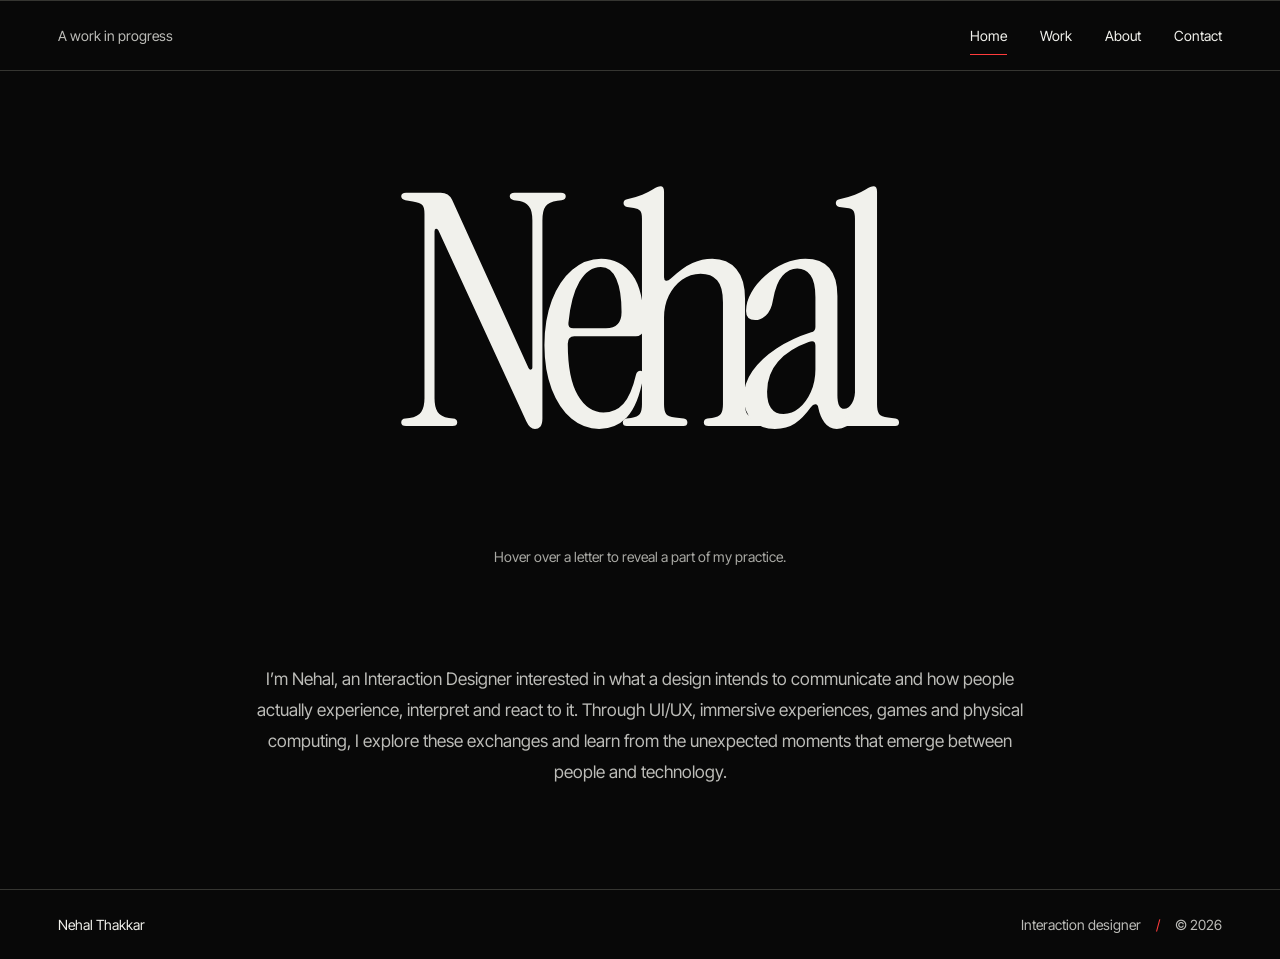
<file: index.html>
<!doctype html>
<html lang="en">
<head>
  <meta charset="utf-8">
  <meta name="viewport" content="width=device-width,initial-scale=1">
  <meta name="theme-color" content="#080808">
  <title>Nehal Thakkar ,  Interaction Designer</title>
  <meta name="description" content="Interaction design across digital interfaces, physical objects and immersive experiences.">
  <link rel="icon" type="image/svg+xml" href="./assets/favicon.svg">
  <link rel="preconnect" href="https://fonts.googleapis.com">
  <link rel="preconnect" href="https://fonts.gstatic.com" crossorigin>
  <link href="https://fonts.googleapis.com/css2?family=Instrument+Serif:ital@0;1&family=Inter+Tight:wght@400;500;600;700;800&display=swap" rel="stylesheet">
  <link rel="stylesheet" href="./theme.css">
  <link rel="stylesheet" href="./minimal.css">
</head>
<body class="minimal-page home-page" id="top">
<a class="skip" href="#main">Skip to content</a>
<header class="site-nav" aria-label="Primary"><a class="nav-brand nav-annotation" href="./index.html" aria-label="Home">A work in progress</a><nav aria-label="Main navigation"><a href="./index.html" aria-current="page">Home</a><a href="./work.html">Work</a><a href="./about.html">About</a><a href="./contact.html">Contact</a></nav></header>
<main id="main" class="minimal-home">
  <section class="kinetic-cover" aria-labelledby="hero-title">
    <h1 id="hero-title" class="sr-only">Nehal ,  Interaction Designer</h1>
    <div class="kinetic-stage identity-stage" id="kinetic-stage" role="group" aria-label="Discover the five sides of Nehal" aria-describedby="kinetic-caption">
      <button class="kinetic-letter" type="button" data-identity="Research" data-description="Finding the question worth asking." aria-label="N: hover or focus to reveal Research" aria-pressed="false" aria-controls="identity-reveal"><span aria-hidden="true">N</span></button>
      <button class="kinetic-letter" type="button" data-identity="UI/UX design" data-description="Making the next step feel clear." aria-label="e: hover or focus to reveal UI/UX design" aria-pressed="false" aria-controls="identity-reveal"><span aria-hidden="true">e</span></button>
      <button class="kinetic-letter" type="button" data-identity="Immersive experiences" data-description="Exploring interaction beyond the screen." aria-label="h: hover or focus to reveal Immersive experiences" aria-pressed="false" aria-controls="identity-reveal"><span aria-hidden="true">h</span></button>
      <button class="kinetic-letter" type="button" data-identity="Game design" data-description="Making room for curiosity and play." aria-label="a: hover or focus to reveal Game design" aria-pressed="false" aria-controls="identity-reveal"><span aria-hidden="true">a</span></button>
      <button class="kinetic-letter" type="button" data-identity="Physical computing" data-description="Turning a physical gesture into a response." aria-label="l: hover or focus to reveal Physical computing" aria-pressed="false" aria-controls="identity-reveal"><span aria-hidden="true">l</span></button>
    </div>
    <p class="kinetic-caption" id="kinetic-caption">Hover over a letter to reveal a part of my practice.</p>
    <div class="identity-reveal" id="identity-reveal" role="status" aria-live="polite" aria-atomic="true">
      <p class="identity-title" id="identity-title"></p>
      <p class="identity-description" id="identity-description"></p>
    </div>
    <p class="home-introduction">I’m Nehal, an Interaction Designer interested in what a design intends to communicate and how people actually experience, interpret and react to it. Through UI/UX, immersive experiences, games and physical computing, I explore these exchanges and learn from the unexpected moments that emerge between people and technology.</p>
  </section>
</main>
<footer class="quiet-footer"><span>Nehal Thakkar</span><span>Interaction designer <span aria-hidden="true">/</span> © 2026</span></footer>
<script src="./home.js" defer></script>
</body>
</html>
</file>
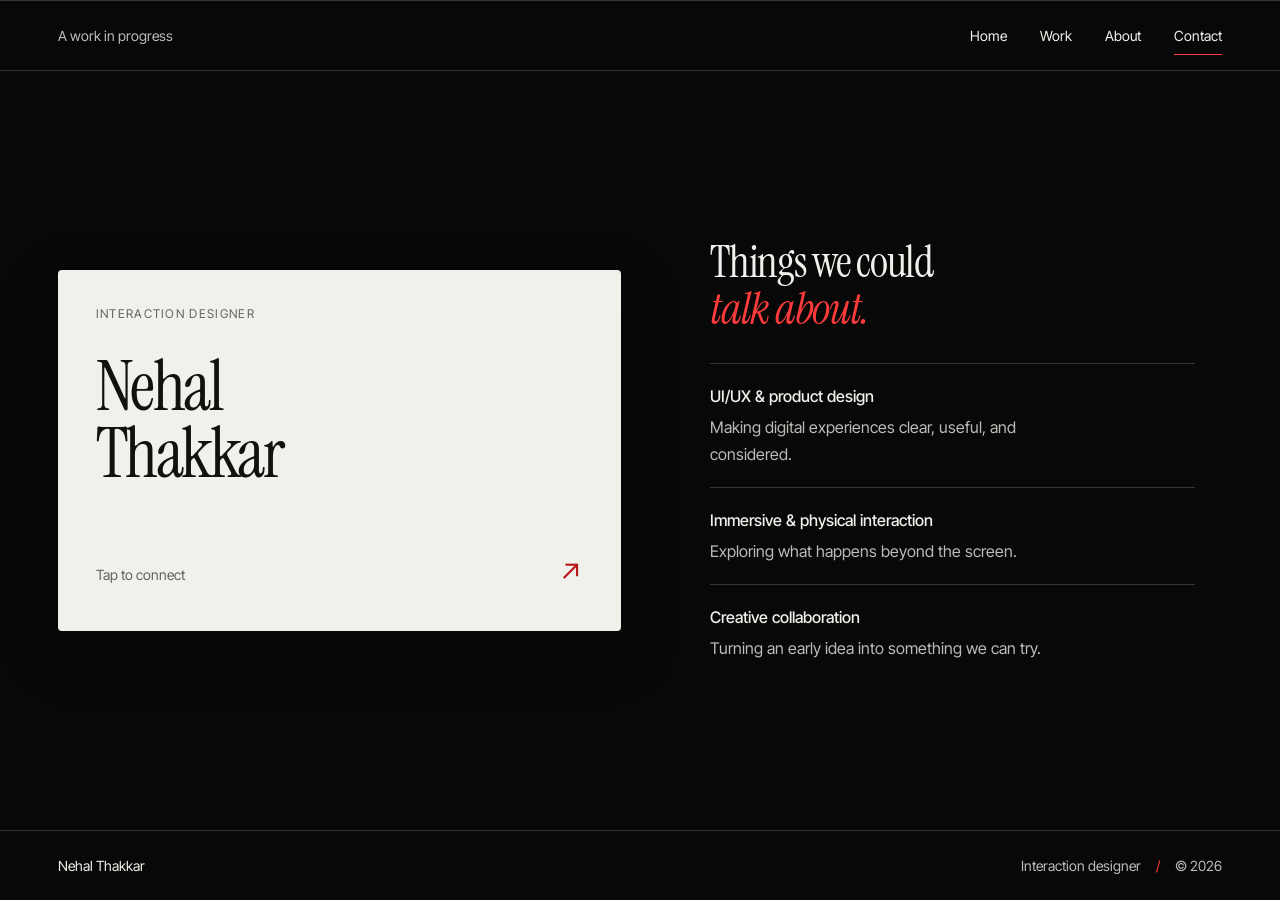
<file: contact.html>
<!doctype html>
<html lang="en">
<head>
  <meta charset="utf-8">
  <meta name="viewport" content="width=device-width,initial-scale=1">
  <meta name="theme-color" content="#080808">
  <title>Contact ,  Nehal Thakkar</title>
  <meta name="description" content="Contact Nehal Thakkar by email or LinkedIn.">
  <link rel="icon" type="image/svg+xml" href="./assets/favicon.svg">
  <link rel="preconnect" href="https://fonts.googleapis.com">
  <link rel="preconnect" href="https://fonts.gstatic.com" crossorigin>
  <link href="https://fonts.googleapis.com/css2?family=Instrument+Serif:ital@0;1&family=Inter+Tight:wght@400;500;600;700;800&display=swap" rel="stylesheet">
  <link rel="stylesheet" href="./theme.css">
  <link rel="stylesheet" href="./minimal.css">
</head>
<body class="minimal-page contact-page" id="top">
<a class="skip" href="#main">Skip to content</a>
<header class="site-nav" aria-label="Primary"><a class="nav-brand nav-annotation" href="./index.html" aria-label="Home">A work in progress</a><nav aria-label="Main navigation"><a href="./index.html">Home</a><a href="./work.html">Work</a><a href="./about.html">About</a><a href="./contact.html" aria-current="page">Contact</a></nav></header>
<main id="main" class="minimal-contact">
  <h1 class="sr-only">Contact Nehal Thakkar</h1>
  <div class="contact-composition">
  <div class="visiting-card" id="visiting-card">
    <div class="card-turner">
      <button type="button" class="card-face card-front" id="card-front" aria-expanded="false" aria-controls="card-back" aria-label="Nehal Thakkar. Flip card to see contact details.">
        <span class="card-role">INTERACTION DESIGNER</span>
        <span class="card-name">Nehal<br>Thakkar</span>
        <span class="card-bottom"><span>Tap to connect</span><span aria-hidden="true">↗</span></span>
      </button>
      <section class="card-face card-back" id="card-back" aria-label="Contact details" aria-hidden="true" inert>
        <p class="card-back-title">Let’s connect.</p>
        <a class="card-social" id="card-email" href="mailto:nehal.thk04@gmail.com"><span>Work email</span><strong>nehal.thk04@gmail.com <span aria-hidden="true">↗</span></strong></a>
        <a class="card-social" href="https://www.linkedin.com/in/nehal-thakkar-aa0b35389/" target="_blank" rel="noopener noreferrer"><span>LinkedIn</span><strong>Nehal Thakkar <span aria-hidden="true">↗</span></strong></a>
        <button id="card-return" class="card-return" type="button" aria-label="Flip card back to the name side">Flip back <span aria-hidden="true">↺</span></button>
      </section>
    </div>
  </div>
  <section class="contact-conversations" aria-labelledby="conversation-title">
    <h2 id="conversation-title">Things we could<br><em>talk about.</em></h2>
    <div><h3>UI/UX &amp; product design</h3><p>Making digital experiences clear, useful, and considered.</p></div>
    <div><h3>Immersive &amp; physical interaction</h3><p>Exploring what happens beyond the screen.</p></div>
    <div><h3>Creative collaboration</h3><p>Turning an early idea into something we can try.</p></div>
  </section>
  </div>
  <noscript><p><a href="mailto:nehal.thk04@gmail.com">Email</a> · <a href="https://www.linkedin.com/in/nehal-thakkar-aa0b35389/">LinkedIn</a></p></noscript>
</main>
<footer class="quiet-footer"><span>Nehal Thakkar</span><span>Interaction designer <span aria-hidden="true">/</span> © 2026</span></footer>
<script src="./contact.js" defer></script>
</body>
</html>
</file>
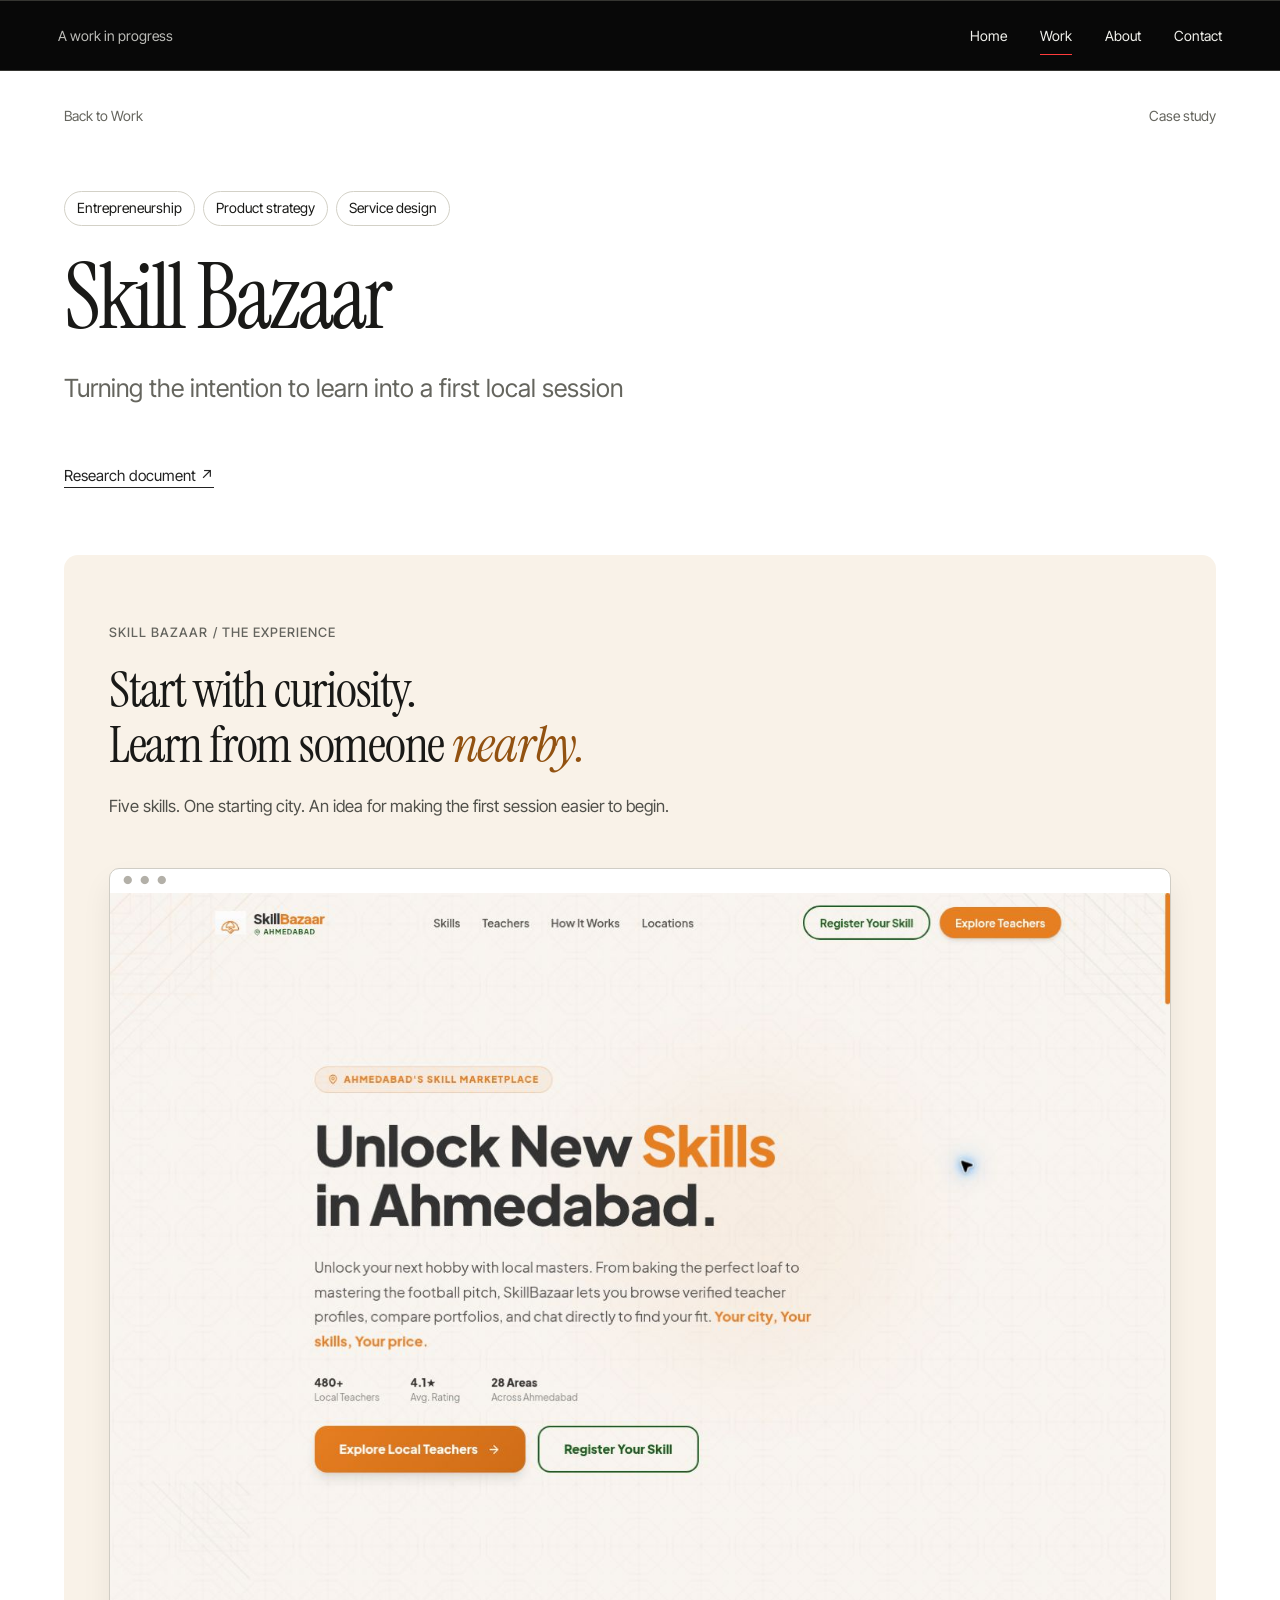
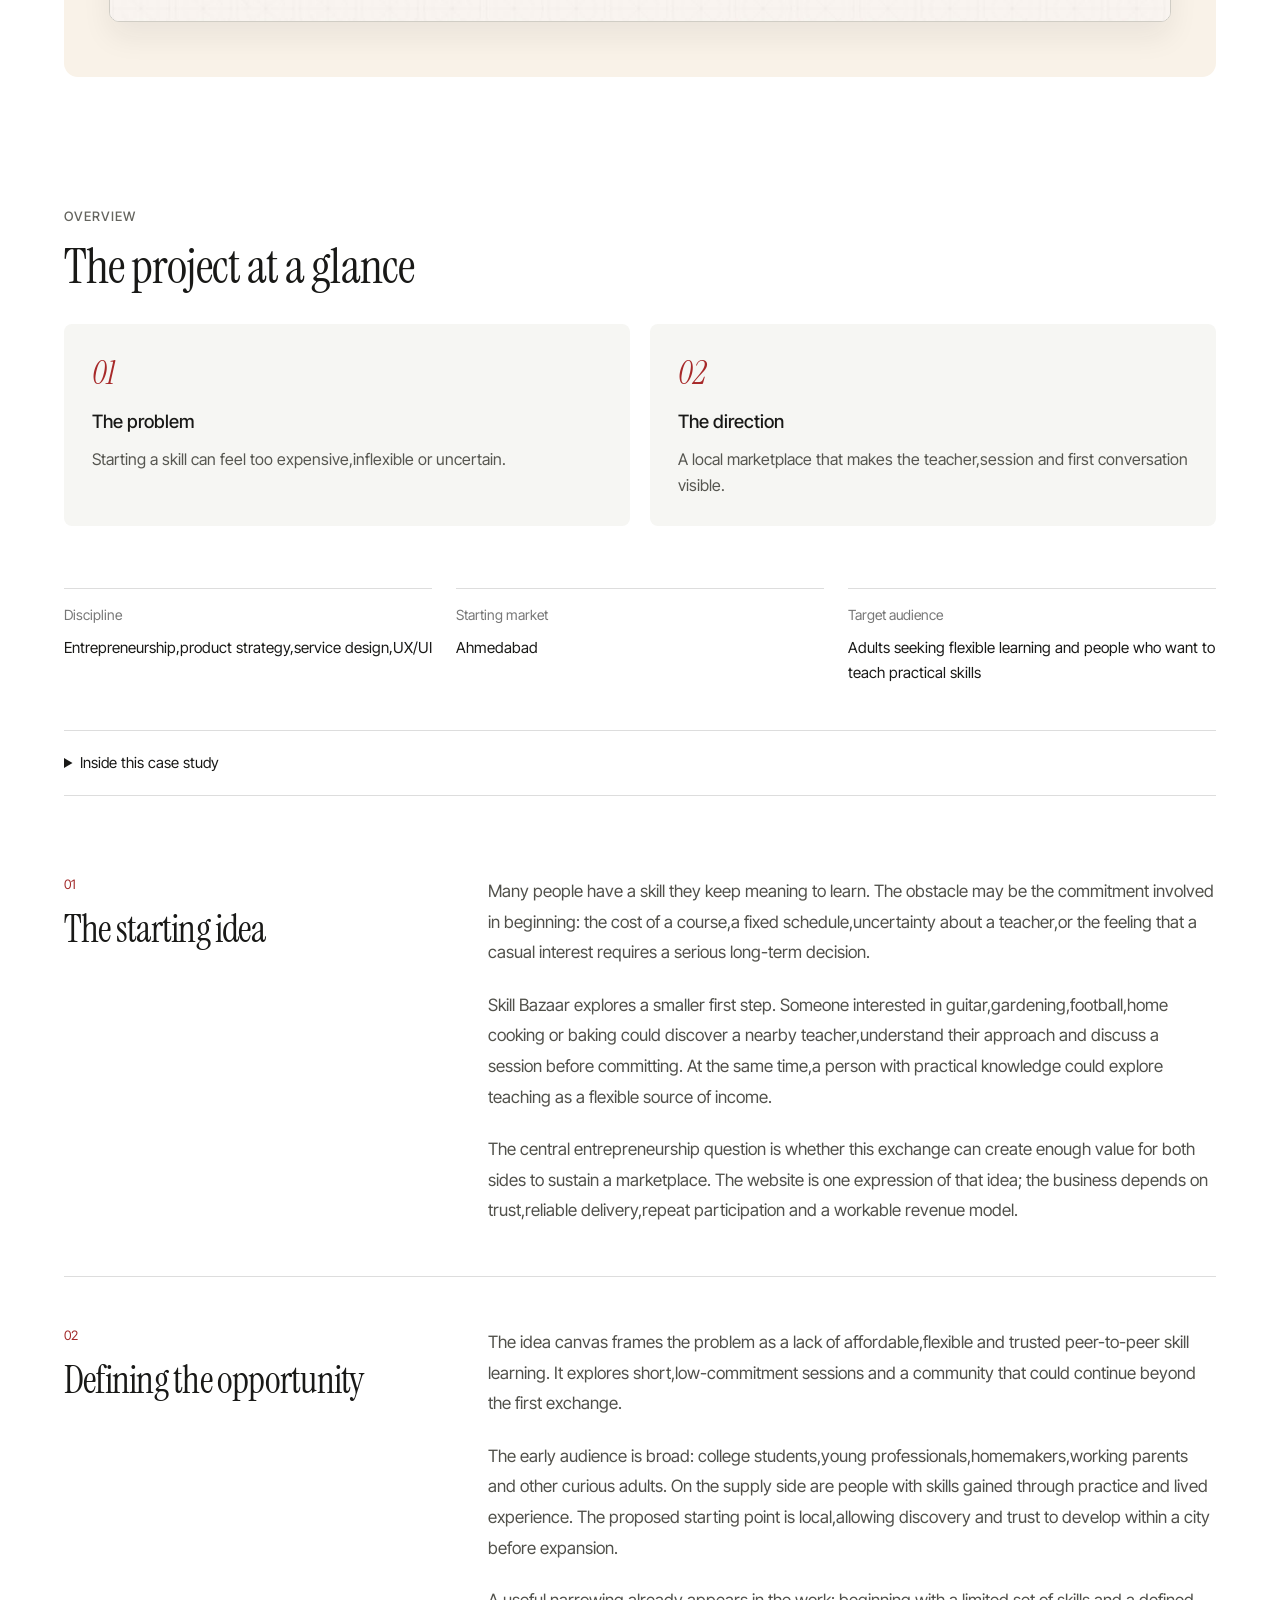
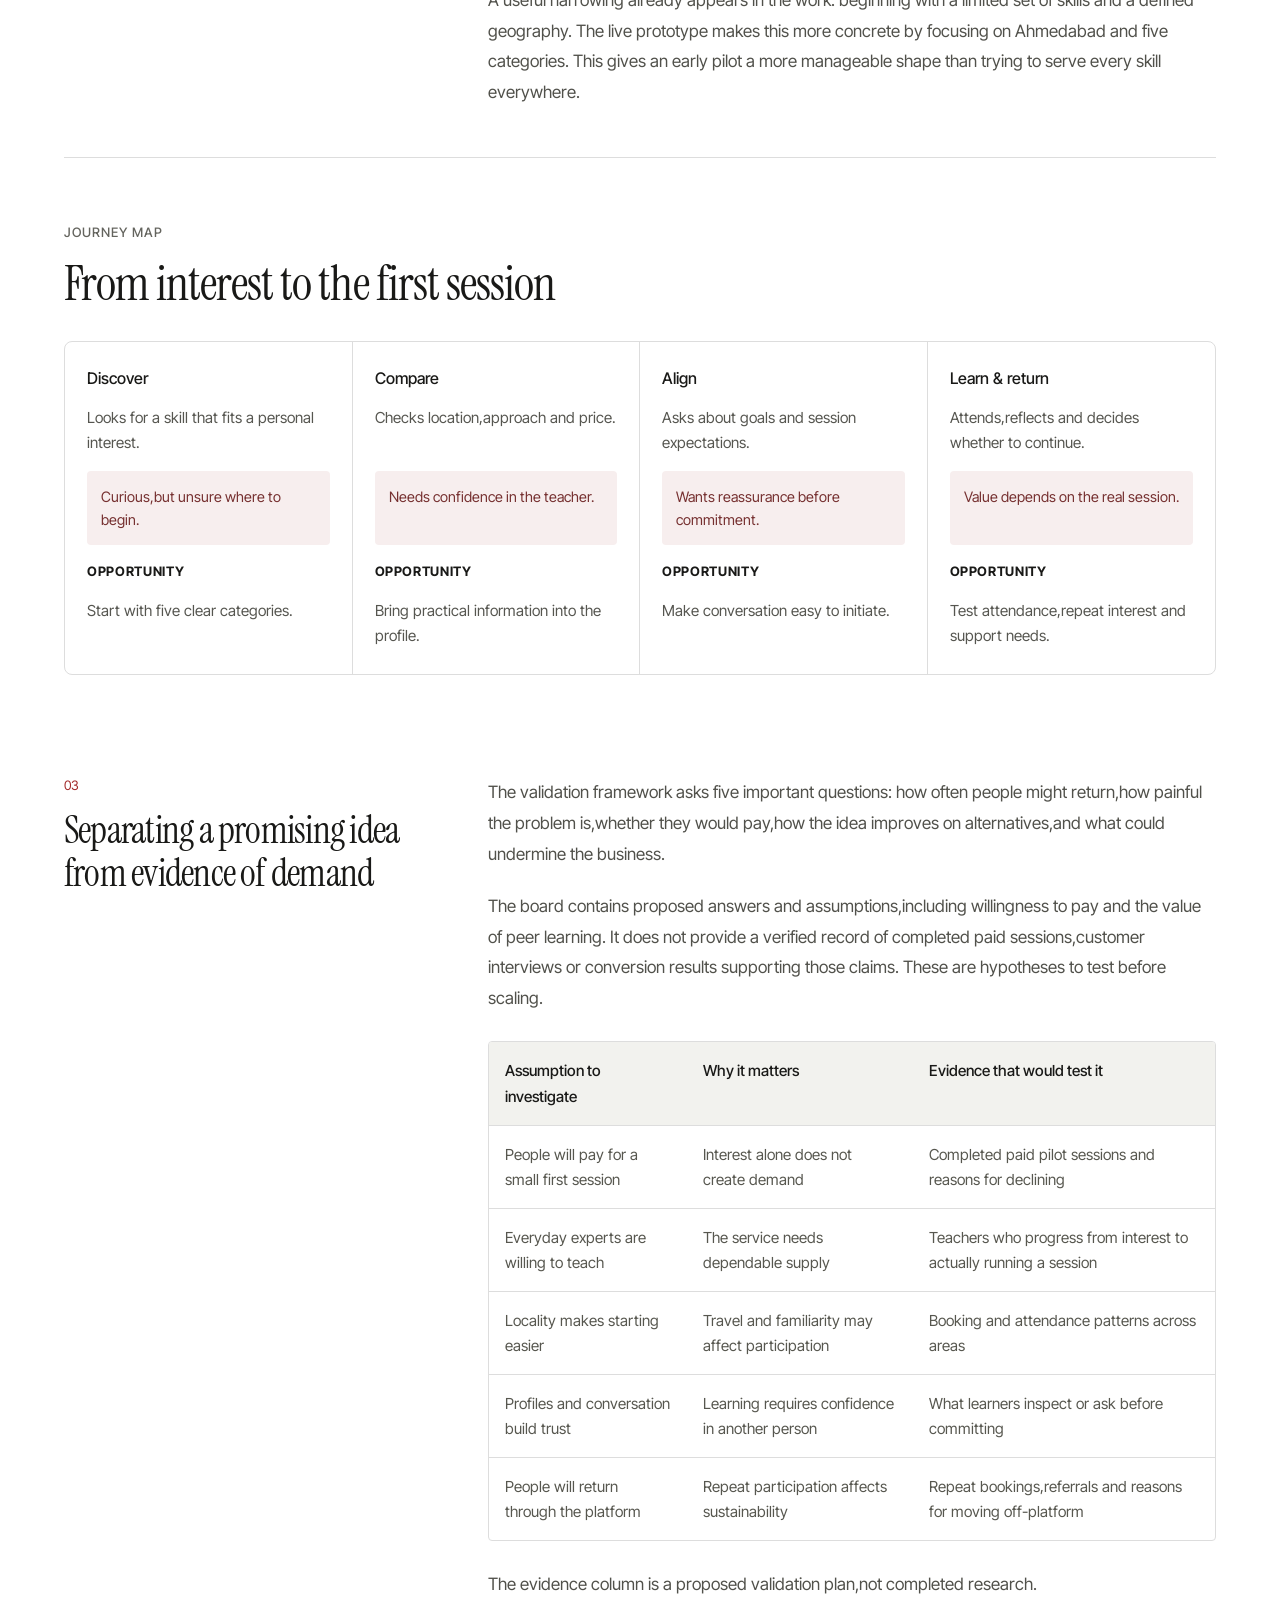
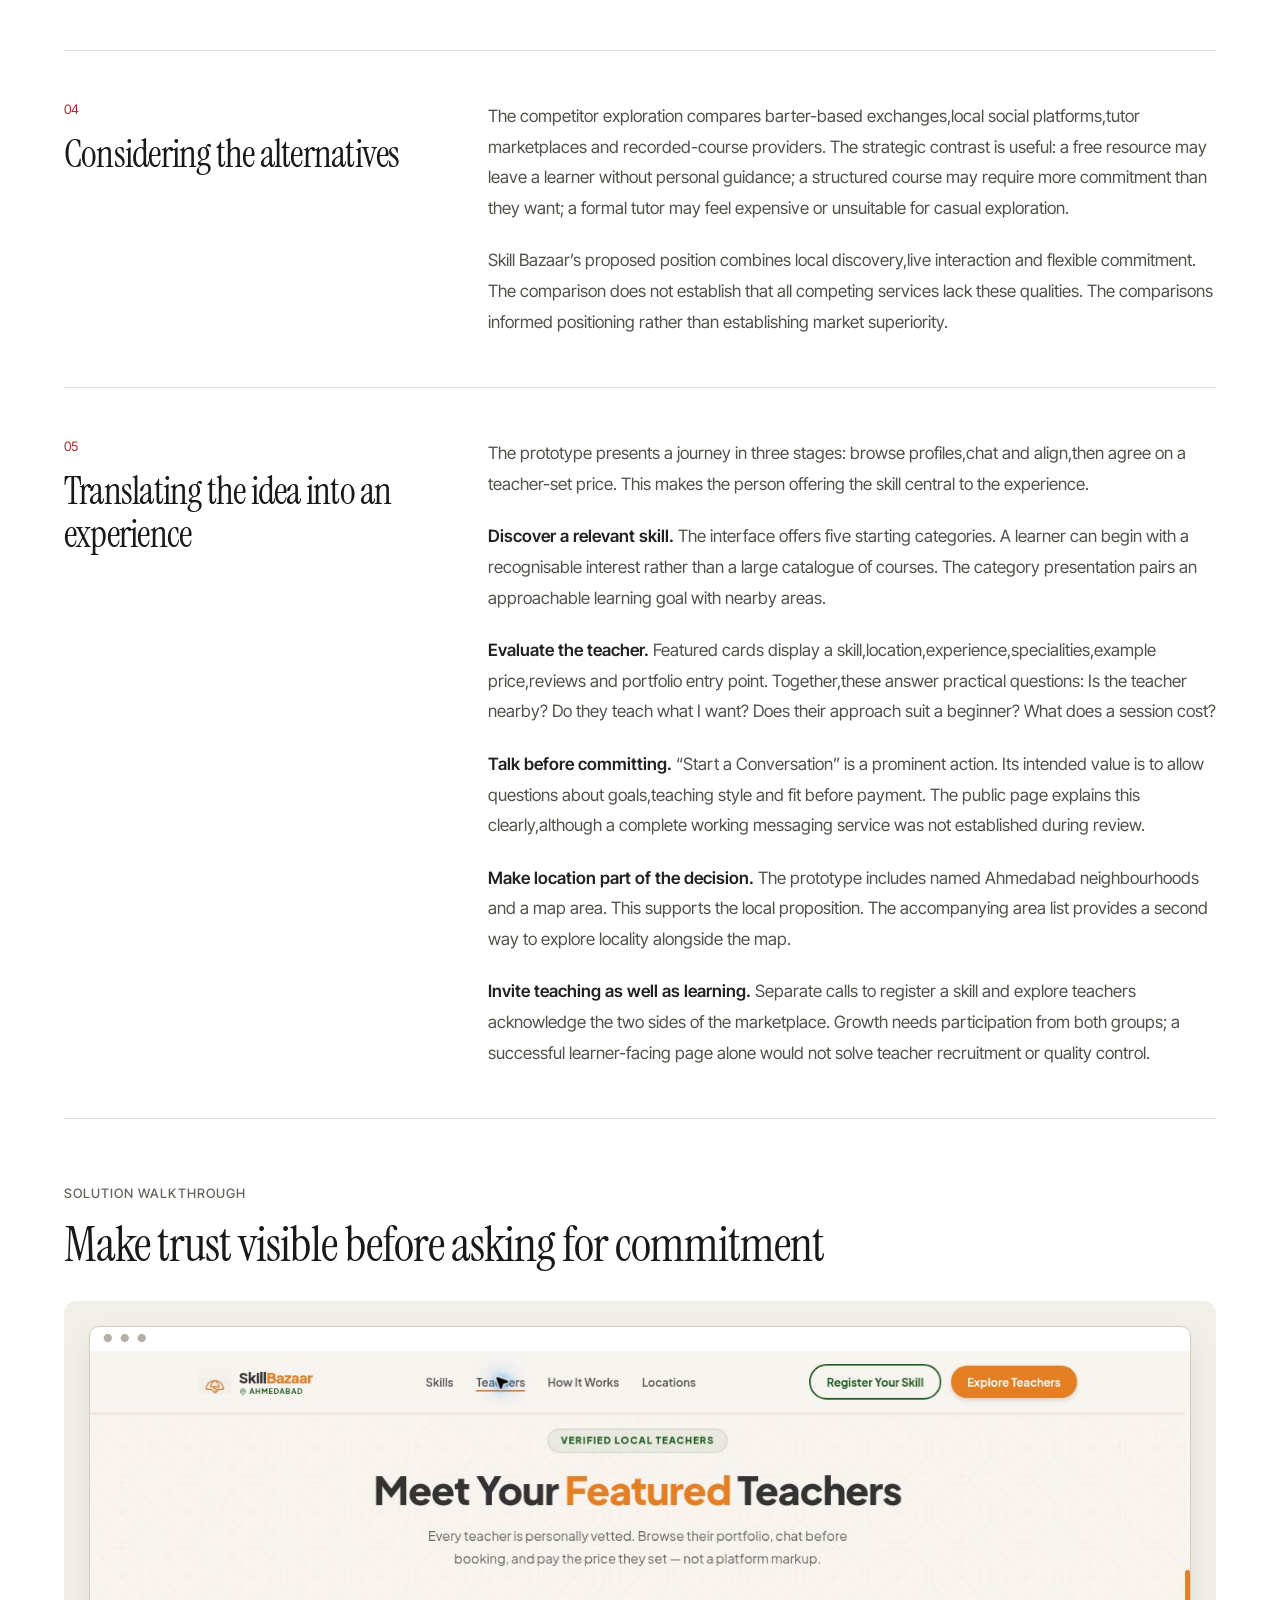
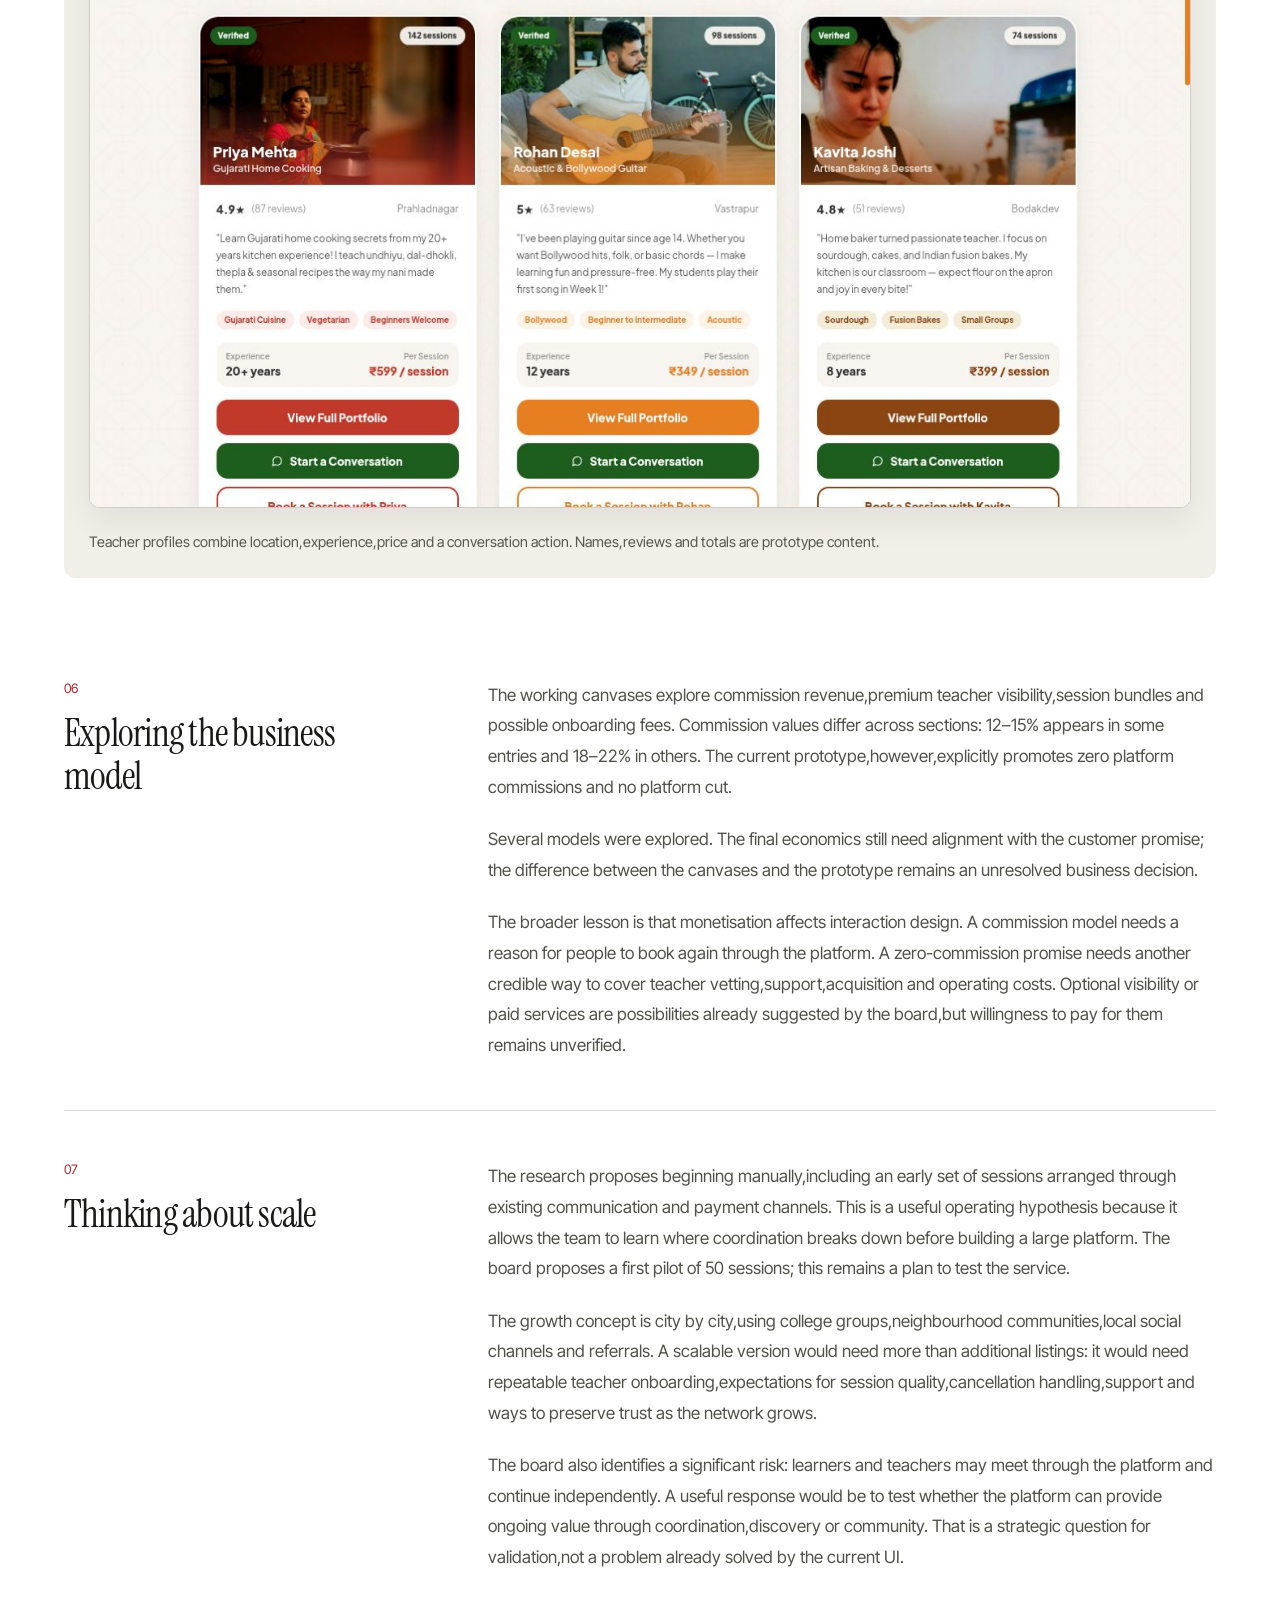
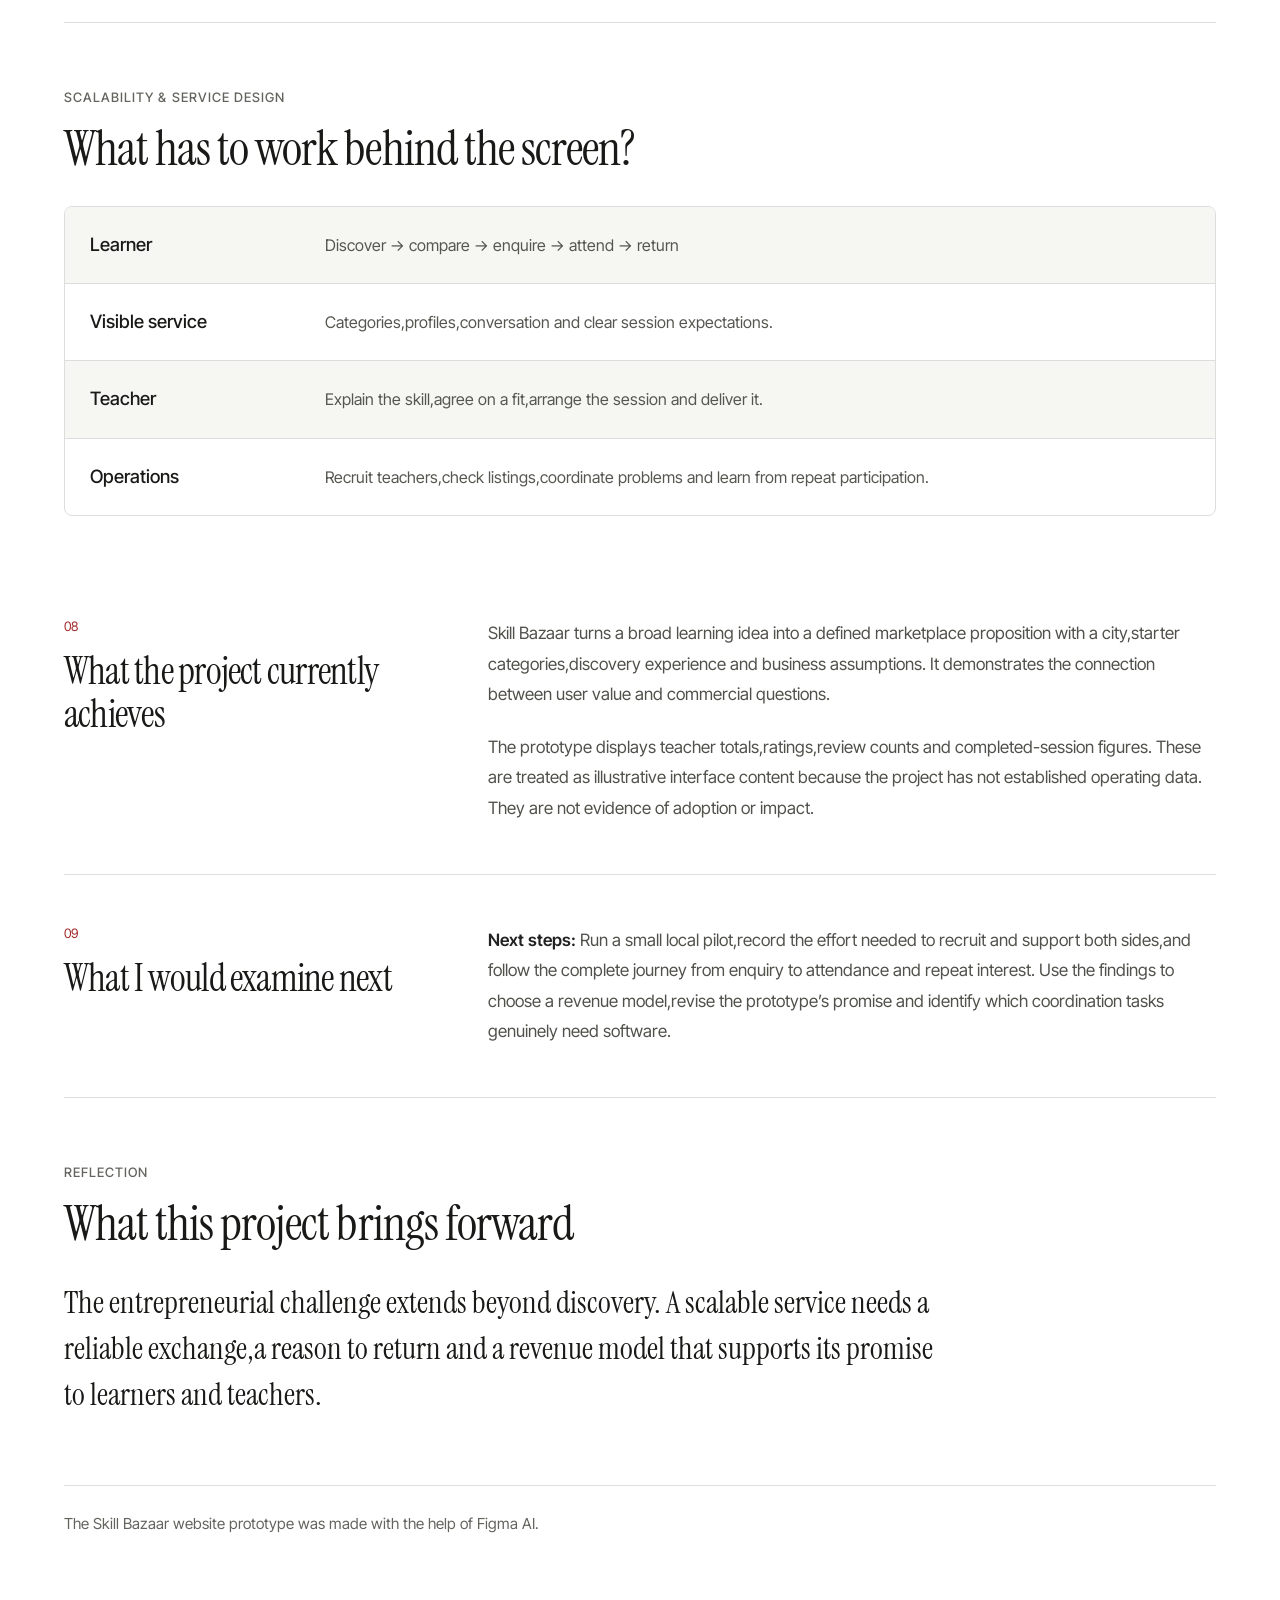
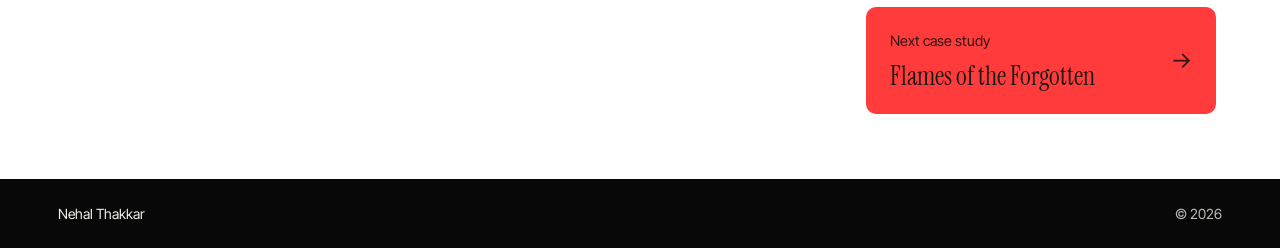
<file: skill-bazaar.html>
<!doctype html><html lang="en"><head><meta charset="utf-8"><meta name="viewport" content="width=device-width,initial-scale=1"><title>Skill Bazaar , Nehal Thakkar</title><meta name="description" content="An entrepreneurship project exploring how a local peer-learning marketplace could make starting a skill easier,and what it would take to turn that idea into a sustainable,scalable service."><link rel="icon" href="[data-uri]"><link href="https://fonts.googleapis.com/css2?family=Instrument+Serif:ital@0;1&family=Inter+Tight:wght@400;500;600&family=Mona+Sans:wght@400;500;600&display=swap" rel="stylesheet"><style>:root{--dark:#080808;--ink:#11110f;--paper:#f1f1ec;--orange:#ff3b3b;--orange-ink:#b91c1c;--line:#d0d0c9;--serif:"Instrument Serif",Georgia,"Times New Roman",serif;--sans:"Inter Tight",Arial,Helvetica,sans-serif;--gutter:4.5vw;--teal:#080808;--yellow:#f1f1ec;--bg:#f1f1ec;--accent:#b91c1c;--muted:#63635e;--max:1440px}
*{box-sizing:border-box}html{scroll-behavior:smooth;scroll-padding-top:105px}body{margin:0;background:var(--paper);color:var(--ink);font:16px/1.6 var(--sans);-webkit-font-smoothing:antialiased}::selection{background:var(--orange);color:var(--dark)}a{color:inherit;text-underline-offset:.3em}button,input,textarea,summary{font:inherit}img{display:block;max-width:100%;height:auto}a:focus-visible,button:focus-visible,summary:focus-visible{outline:2px solid var(--orange);outline-offset:6px}
.skip{position:absolute;left:20px;top:-100px;z-index:100;padding:14px 20px;background:var(--paper);color:var(--ink);font-size:16px}.skip:focus{top:14px}.status-dot{display:inline-block;flex:none;width:7px;height:7px;border-radius:50%;background:var(--orange)}
.site-nav{position:sticky;top:0;z-index:30;display:flex;align-items:center;justify-content:space-between;gap:24px;width:100%;padding:20px var(--gutter);background:var(--dark);color:var(--paper);border-top:1px solid #353531;border-bottom:1px solid #353531}.site-nav a{text-decoration:none}.nav-brand{font:600 31px/.9 var(--sans);letter-spacing:-.075em;white-space:nowrap;display:inline-flex;align-items:center}.nav-brand>span{font-weight:400;color:var(--orange);font-size:34px;margin-left:5px;line-height:.8}.nav-note{font:13px/1.4 var(--sans);color:#aaa9a4;margin-right:auto;margin-left:22px}
.site-nav nav{position:static;display:flex;align-items:center;gap:34px;background:none;color:inherit;border:0;padding:0;overflow:visible;font-family:var(--sans)}.site-nav nav>a{font-size:14px;line-height:1.5;white-space:nowrap;position:relative;padding:4px 0;transition:color .2s}.site-nav nav>a:hover{color:var(--orange)}.site-nav nav>a[aria-current=page]:after{content:"";position:absolute;bottom:-5px;left:0;right:0;height:1px;background:var(--orange)}.site-nav .nav-contact{display:flex;align-items:center;gap:9px}
.shell,.wrap{width:min(var(--max),91%);margin-left:auto;margin-right:auto}
.portfolio-page h1,.portfolio-page h2{font-family:var(--serif);font-weight:400;letter-spacing:-.035em;line-height:1.04}.portfolio-page h1 em,.portfolio-page h2 em{font-family:var(--serif);font-weight:400;font-style:italic;color:var(--orange-ink)}.portfolio-page h3{font-family:var(--sans);font-weight:500;letter-spacing:-.035em}
.portfolio-page .eyebrow,.portfolio-page .mono,.portfolio-page figcaption,.portfolio-page dt{font-family:var(--sans);letter-spacing:0;font-size:14px;line-height:1.5}.portfolio-page .eyebrow{color:var(--muted);text-transform:none}
.portfolio-page .page-intro,.portfolio-page .about-hero{padding:88px 0 75px}.portfolio-page .page-intro h1,.portfolio-page .about-hero h1{font-size:clamp(58px,8.4vw,126px);line-height:1.02;letter-spacing:-.035em;font-weight:400;margin:35px 0}.portfolio-page .page-intro p{font-size:21px;line-height:1.5;max-width:590px;letter-spacing:-.015em}.portfolio-page .page-links{gap:18px;margin-top:35px}
.portfolio-page .pill{border:1px solid #aaa9a1;border-radius:0;padding:14px 20px;font-size:14px;font-weight:400;background:transparent;min-height:48px;transition:color .2s,background .2s,border-color .2s}.portfolio-page .pill:hover{background:var(--dark);color:var(--paper);border-color:var(--dark);transform:none}
.portfolio-page .work,.portfolio-page .practice{background:var(--dark);color:var(--paper);padding:88px 0}.portfolio-page .section-head{margin-bottom:55px;align-items:end;gap:40px}.portfolio-page .section-head h2,.portfolio-page .tools h2{font-size:clamp(48px,6.5vw,96px);font-weight:400;letter-spacing:-.035em;line-height:1.02}.portfolio-page .section-head p{font-size:17px;color:#bdbdb7}.portfolio-page .work .eyebrow,.portfolio-page .practice .eyebrow{color:#bdbdb7}
.portfolio-page .case-cover,.portfolio-page .ui-cover{border-radius:0}.portfolio-page .case-cover{aspect-ratio:1.9}.portfolio-page .cover-chip{border-radius:0;background:var(--paper);color:var(--ink);font-size:13px;font-weight:400;padding:10px 16px}.portfolio-page .case-caption{padding:25px 0 70px}.portfolio-page .case-caption h3{font-size:clamp(28px,3.1vw,45px);font-weight:400;margin:10px 0 16px}.portfolio-page .case-caption p{color:#bdbdb7;line-height:1.6}.portfolio-page .case-caption .pill{background:transparent;border-color:#65655f;color:var(--paper)}.portfolio-page .case-caption .pill:hover{background:var(--paper);color:var(--ink);border-color:var(--paper)}
.portfolio-page .ui-cover{background:var(--paper);color:var(--ink);padding:clamp(32px,6vw,80px);min-height:360px;position:relative}.portfolio-page .ui-cover h3{font-family:var(--serif);font-size:clamp(75px,11vw,158px);font-weight:400;letter-spacing:-.045em}.portfolio-page .ui-cover em{font-family:var(--serif);font-style:italic;color:var(--orange-ink)}.portfolio-page .ui-cover .eyebrow{color:var(--muted)}.portfolio-page .ui-cover:after{content:"↗";position:absolute;right:35px;bottom:25px;font-size:40px;transition:transform .2s,color .2s}.portfolio-page .ui-cover:hover:after{color:var(--orange-ink);transform:translate(3px,-3px)}
.portfolio-page .explorations,.portfolio-page .project-row{border-color:#41413d}.portfolio-page .explorations{padding-top:45px}.portfolio-page .explorations>h3{font-weight:400}.portfolio-page .project-row{padding:26px 0}.portfolio-page .project-row summary span:first-child{font-size:26px;font-weight:400}.portfolio-page .project-row summary .label{color:#bcbcb7;font-size:14px}.portfolio-page .project-row summary:after{color:var(--orange)}.portfolio-page .project-row p,.portfolio-page .exploration-note{color:#bcbcb7}.portfolio-page .project-row summary{min-height:40px}.portfolio-page .work .page-links .pill{border-color:#77776f;color:var(--paper)}.portfolio-page .work .page-links .pill:hover{color:var(--ink);background:var(--paper)}
.portfolio-page .outro{background:var(--paper);color:var(--ink);padding:75px 0;border-top:1px solid var(--line)}.portfolio-page .outro h2{font-size:clamp(48px,5.9vw,88px);font-weight:400;line-height:1.06;letter-spacing:-.035em}.portfolio-page .footer{background:var(--dark);color:#bdbdb7;padding:28px 0;border-top:1px solid #353531}.portfolio-page .footer .shell{font-size:13px;gap:28px;flex-wrap:wrap;align-items:center}.portfolio-page .footer nav{gap:24px}.portfolio-page .footer a{font-size:14px;color:var(--paper)}
.portfolio-page .bio-grid{margin-top:65px;gap:90px;align-items:start}.portfolio-page .name-poster{border-radius:0;transform:none;min-height:460px;padding:50px 35px;aspect-ratio:1;background:var(--dark);color:var(--paper)}.portfolio-page .name-poster .initials{font:clamp(100px,13vw,210px)/1.15 var(--serif);letter-spacing:-.08em}.portfolio-page .name-poster .asterisk{font:400 68px/.8 var(--sans);color:var(--orange)}.portfolio-page .name-poster .eyebrow{color:#bdbdb7}.portfolio-page .bio-text .lead{font-size:clamp(26px,2.5vw,36px);font-weight:400;line-height:1.3;letter-spacing:-.03em;margin-top:0}.portfolio-page .bio-text p{font-size:17px;line-height:1.65}.portfolio-page .about-facts{gap:24px}.portfolio-page .about-facts dt{font-size:14px;font-weight:400;color:var(--muted)}.portfolio-page .about-facts dd{font-size:16px}
.portfolio-page .practice-grid{gap:40px}.portfolio-page .practice-grid article{border-color:#41413d;padding-top:26px}.portfolio-page .practice-grid h3{font-size:30px;font-weight:400;line-height:1.1;margin:26px 0 22px}.portfolio-page .practice-grid p{color:#bdbdb7;line-height:1.6}.portfolio-page .practice-grid .eyebrow{color:var(--orange);font-family:var(--serif);font-size:48px;line-height:1}.portfolio-page .tools{padding:88px 0}.portfolio-page .tool-list{gap:0 65px;margin-top:55px}.portfolio-page .tool-list>div{padding:25px 0}.portfolio-page .tool-list h3{font-size:25px;font-weight:400}.portfolio-page .tool-list p{font-size:16px;color:var(--muted)}.portfolio-page .personal-note{padding:45px 0}.portfolio-page .personal-note p{font-size:24px;line-height:1.5;letter-spacing:-.02em}.portfolio-page .about-cta{padding-bottom:80px}
.portfolio-page .contact-grid{gap:80px;padding:0 0 85px}.portfolio-page .contact-card{border-radius:0;background:var(--dark);color:var(--paper);padding:50px}.portfolio-page .contact-card .eyebrow{color:var(--orange)}.portfolio-page .contact-card h2{font-size:clamp(45px,4.3vw,66px);line-height:1.08;letter-spacing:-.035em;margin:30px 0}.portfolio-page .contact-card p{color:#c3c3bd}.portfolio-page .contact-card .mini{font-size:14px;padding-top:50px;margin-bottom:0}.portfolio-page .contact-topics h2{font-family:var(--sans);font-size:23px;letter-spacing:-.025em;margin:0 0 25px}.portfolio-page .contact-topics p{font-size:16px;padding:22px 0;margin:0;color:var(--muted)}.portfolio-page .contact-topics strong{display:inline-block;color:var(--ink);font-weight:500;margin-bottom:8px}
.portfolio-page .case-reading{max-width:1000px;padding-bottom:90px}.portfolio-page .case-reading section{padding:55px 0}.portfolio-page .case-reading h2{font-size:clamp(37px,4.2vw,61px);letter-spacing:-.025em;line-height:1.1}.portfolio-page .case-reading h3{font-size:25px;font-weight:400;margin-top:32px}.portfolio-page .case-reading p,.portfolio-page .case-reading li{font-size:18px;line-height:1.75;max-width:800px}.portfolio-page .case-reading table{font-size:16px;line-height:1.6}.portfolio-page .case-reading th{font-weight:500}.portfolio-page .project-meta span,.portfolio-page .tag{border-radius:0;font-size:14px;padding:8px 12px}.portfolio-page .image-space{background:#e8e8e1;border:1px dashed #a0a099;border-radius:0;color:var(--ink)}.portfolio-page .image-space strong{font-size:20px;font-weight:500}.portfolio-page .image-space small{font-size:14px}.portfolio-page .research-image{background:white;border-radius:0}.portfolio-page .case-reading .note{font-size:16px;border-color:var(--orange-ink)}
.case-flames .hero{padding:85px 0 45px}.case-flames .hero h1{font-family:var(--serif);font-size:clamp(65px,8.7vw,130px);font-weight:400;line-height:.98;letter-spacing:-.035em}.case-flames .hero h1 em{font-family:var(--serif);font-style:italic;font-weight:400;color:var(--orange-ink)}.case-flames .hero-foot{margin-top:30px}.case-flames .intro{font-size:23px;line-height:1.5}.case-flames main>nav{top:76px;background:var(--paper);padding:16px var(--gutter);border-color:var(--line);gap:24px}.case-flames main>nav a{font-size:14px}.case-flames section{padding:80px 0}.case-flames h2{font-size:clamp(40px,4.3vw,63px);line-height:1.08}.case-flames h3{font-size:25px;font-weight:400;line-height:1.25}.case-flames .section-number{font-size:13px;line-height:1.5}.case-flames .question{font-family:var(--serif);font-size:clamp(42px,4.8vw,69px);line-height:1.1}.case-flames .body-copy p{font-size:17px;line-height:1.75}.case-flames .dark{background:var(--dark);color:var(--paper)}.case-flames .dark .eyebrow,.case-flames .step span{color:var(--orange)}.case-flames .dark .section-number,.case-flames .dark figcaption{color:#bcbcb7}.case-flames .step{border-color:#484843}.case-flames .step span{font:46px/1 var(--serif)}.case-flames .step h3{margin-top:28px}.case-flames .panel{padding:32px}.case-flames .panel small{font:14px/1.5 var(--sans);text-transform:none;color:var(--orange-ink)}.case-flames .band{background:#e6e6df;padding:35px}.case-flames .ending{background:#e6e6df}.case-flames .ending:last-child{background:#efddd4}.case-flames .ending .mono{color:var(--muted)}.case-flames .ending:last-child .mono{color:var(--orange-ink)}.case-flames .note{font-size:15px}.case-flames .closing{padding:80px 0}.case-flames .credits{font-size:14px}.case-flames main summary{font-weight:500;font-size:17px;padding-right:12px}.case-flames>footer{background:var(--dark);color:var(--paper);font-size:14px;padding:28px var(--gutter)}
@media(max-width:1050px){.nav-note{display:none}.portfolio-page .bio-grid{gap:50px}.portfolio-page .name-poster{min-height:380px}.portfolio-page .contact-grid{gap:45px}.portfolio-page .contact-card{padding:35px}.site-nav nav{gap:25px}}
@media(max-width:760px){:root{--gutter:6vw}html{scroll-padding-top:145px}.site-nav{padding:18px var(--gutter);gap:18px}.site-nav nav{gap:20px}.site-nav nav>a{font-size:14px}.nav-brand{font-size:28px}.nav-brand>span{font-size:30px}.shell,.wrap{width:88%}.portfolio-page .page-intro,.portfolio-page .about-hero{padding:55px 0}.portfolio-page .page-intro h1,.portfolio-page .about-hero h1{font-size:clamp(50px,10vw,78px);margin:28px 0;overflow-wrap:break-word}.portfolio-page .page-intro p{font-size:19px}.portfolio-page .section-head h2,.portfolio-page .tools h2{font-size:clamp(47px,8vw,68px)}.portfolio-page .section-head p{margin-top:28px}.portfolio-page .work,.portfolio-page .practice,.portfolio-page .tools{padding:60px 0}.portfolio-page .case-cover{aspect-ratio:1.3}.portfolio-page .case-caption{padding-bottom:48px}.portfolio-page .case-caption h3{font-size:31px}.portfolio-page .case-caption .pill{margin-top:20px}.portfolio-page .ui-cover{min-height:290px}.portfolio-page .ui-cover h3{font-size:clamp(70px,15vw,115px)}.portfolio-page .outro{padding:55px 0}.portfolio-page .outro .shell{align-items:start}.portfolio-page .footer .shell{align-items:start;gap:25px}.portfolio-page .bio-grid{grid-template-columns:1fr;gap:40px;margin-top:45px}.portfolio-page .name-poster{max-width:none;width:100%;min-height:360px;aspect-ratio:1.3}.portfolio-page .name-poster .initials{font-size:160px}.portfolio-page .practice-grid{grid-template-columns:1fr;gap:20px}.portfolio-page .practice-grid article{padding-top:24px}.portfolio-page .tool-list{grid-template-columns:1fr}.portfolio-page .contact-grid{grid-template-columns:1fr;gap:45px;padding-bottom:60px}.portfolio-page .contact-card{padding:32px}.portfolio-page .contact-card h2{font-size:48px}.portfolio-page .contact-topics h2{font-size:23px}.portfolio-page .contact-card .mini{padding-top:30px}.portfolio-page .case-reading{padding:0 6vw 60px}.portfolio-page .case-reading section{padding:40px 0}.portfolio-page .case-reading p,.portfolio-page .case-reading li{font-size:17px}.portfolio-page .personal-note p{font-size:22px}.case-flames .hero{padding:55px 0 30px}.case-flames .hero h1{font-size:clamp(61px,11vw,88px)}.case-flames .intro{font-size:21px}.case-flames main>nav{top:75px;gap:22px}.case-flames section{padding:55px 0}.case-flames .section-grid{gap:20px}.case-flames .panel,.case-flames .ending,.case-flames .band{padding:25px}.case-flames .closing{padding:55px 0}}
@media(max-width:510px){.site-nav{flex-wrap:wrap;gap:18px;padding-top:18px;padding-bottom:16px}.site-nav .nav-brand{font-size:27px}.site-nav nav{width:100%;justify-content:space-between;gap:14px}.site-nav nav>a{font-size:14px}.site-nav .nav-contact{gap:6px}.case-flames main>nav{top:117px}.portfolio-page .about-hero h1{font-size:clamp(40px,9.8vw,53px)}.portfolio-page .page-intro h1{font-size:clamp(47px,10vw,59px)}.portfolio-page .page-links .pill{padding:13px 17px;font-size:14px}.portfolio-page .footer nav{gap:22px;flex-wrap:wrap}.portfolio-page .section-head{margin-bottom:35px}.portfolio-page .name-poster{min-height:320px}.portfolio-page .contact-card h2{font-size:42px}.portfolio-page .about-facts{grid-template-columns:1fr;gap:24px}.portfolio-page .project-row summary span:first-child{font-size:23px}.portfolio-page .case-reading table{min-width:480px}.portfolio-page .case-reading .table-scroll{overflow:auto}.case-flames .facts{gap:25px}.case-flames .hero h1{font-size:clamp(53px,11vw,70px)}}
@media(prefers-reduced-motion:reduce){html{scroll-behavior:auto}*,*:before,*:after{animation:none!important;transition:none!important}}
</style><style>/* Quiet shared surfaces for Home, About, Explorations and Contact. */
.minimal-page{background:var(--dark);color:var(--paper);min-height:100svh;display:flex;flex-direction:column}
.minimal-page p,.minimal-page h1,.minimal-page h2,.minimal-page figure{margin:0}
.minimal-page h1{font:400 clamp(3.5rem,6.5vw,6.5rem)/1.02 var(--serif);letter-spacing:-.035em}
.minimal-page em{color:var(--orange);font-weight:400}
.minimal-page main{flex:1}
.sr-only{position:absolute!important;width:1px!important;height:1px!important;padding:0!important;margin:-1px!important;overflow:hidden!important;clip:rect(0,0,0,0)!important;white-space:nowrap!important;border:0!important}
.small-label{font-size:.75rem;letter-spacing:.09em;color:#bcbcb8;margin-bottom:28px!important}
.quiet-footer{display:flex;justify-content:space-between;align-items:center;gap:24px;padding:24px var(--gutter);border-top:1px solid #353531;background:var(--dark);color:#bcbcb8;font:400 .875rem/1.5 var(--sans)}
.quiet-footer>span:first-child{color:var(--paper)}.quiet-footer>span:last-child>span{margin:0 12px;color:var(--orange)}
.minimal-home{padding:27px var(--gutter) 36px;min-height:calc(100svh - 145px);display:flex;flex-direction:column}
.home-meta{display:flex;justify-content:space-between;align-items:center;gap:20px;color:#bcbcb8;font-size:.75rem;letter-spacing:.08em}
.minimal-about{display:grid;align-items:center;min-height:calc(100svh - 145px);padding:76px var(--gutter)}
.about-essential{display:grid;grid-template-columns:1fr 1fr;align-items:center;gap:clamp(48px,9vw,145px);max-width:1300px;margin:auto;width:100%}
.essential-bio{max-width:475px}.essential-bio>p{font-size:clamp(1.125rem,1.6vw,1.375rem);line-height:1.6}.essential-bio>p+p{color:#bcbcb8;margin-top:20px}
.essential-bio dl{margin:36px 0 0;padding-top:26px;border-top:1px solid #353531;display:grid;gap:22px}.essential-bio dt{font-size:.8125rem;color:#999993;margin-bottom:5px}.essential-bio dd{font-size:1rem;line-height:1.6;margin:0}
.minimal-explorations{padding:65px var(--gutter) 75px;max-width:1700px;width:100%;margin:auto}
.exploration-intro{margin-bottom:54px}.exploration-intro h1{font-size:clamp(4rem,7vw,7rem)}
.side-quests{display:grid;grid-template-columns:1fr 1fr;gap:38px}.quest{min-width:0}.quest>img{width:100%;aspect-ratio:1.5;object-fit:cover}
.quest-meta{display:flex;justify-content:space-between;gap:20px;color:#bcbcb8;font-size:.8125rem;margin:20px 0 6px}.quest-meta>span:last-child{color:#999993}
.quest summary{display:flex;align-items:center;justify-content:space-between;gap:20px;min-height:60px;cursor:pointer;list-style:none;border-bottom:1px solid #353531;padding:0 0 14px}.quest summary::-webkit-details-marker{display:none}
.quest h2{font:400 clamp(1.75rem,2.6vw,2.5rem)/1.1 var(--sans);letter-spacing:-.035em}.quest-toggle:before{content:'+';color:var(--orange);font-size:1.8rem}.quest details[open] .quest-toggle:before{content:'−'}
.quest details>p{font-size:1rem;line-height:1.7;color:#bcbcb8;margin-top:20px;max-width:530px}
.minimal-contact{display:grid;place-content:center;justify-items:center;padding:65px var(--gutter);min-height:calc(100svh - 145px)}
.visiting-card{width:min(600px,88vw);perspective:1600px}
.card-turner{display:grid;transform-style:preserve-3d;transition:transform .65s cubic-bezier(.22,.7,.2,1)}
.visiting-card.is-flipped .card-turner{transform:rotateY(180deg)}
.card-face{grid-area:1/1;min-width:0;min-height:355px;backface-visibility:hidden;-webkit-backface-visibility:hidden;background:var(--paper);color:var(--ink);padding:34px 38px;border:0;border-radius:4px;box-shadow:0 20px 55px #0005}
.card-front{display:flex;flex-direction:column;align-items:stretch;text-align:left;cursor:pointer;transform:rotateY(0deg);touch-action:manipulation}
.card-role{font-size:.75rem;letter-spacing:.11em;color:#62625e}
.card-name{display:block;font:400 clamp(3.25rem,5.5vw,4.875rem)/.95 var(--serif);letter-spacing:-.035em;padding:30px 0 28px}.card-plus{color:var(--orange-ink);font-family:var(--sans);font-size:.65em;margin-left:8px}
.card-bottom{display:flex;justify-content:space-between;align-items:center;margin-top:auto;color:#62625e;font-size:.875rem}.card-bottom>span:last-child{font-size:1.75rem;color:var(--orange-ink)}
.card-back{display:flex;flex-direction:column;transform:rotateY(180deg);gap:20px}
.card-back-title{font:400 2.375rem/1.1 var(--serif);letter-spacing:-.03em}
.card-social{display:block;text-decoration:none;border-top:1px solid #c9c9c1;padding-top:15px;min-height:65px}.card-social>span{display:block;font-size:.8125rem;color:#62625e;margin-bottom:5px}.card-social strong{font-size:clamp(1rem,2.4vw,1.25rem);font-weight:400;display:flex;align-items:center;justify-content:space-between;gap:8px;overflow-wrap:anywhere}.card-social strong>span{color:var(--orange-ink);flex-shrink:0}.card-social:hover strong{color:var(--orange-ink)}
.card-return{align-self:end;margin-top:auto;padding:7px 0 3px;min-height:44px;border:0;background:transparent;font-size:.875rem;cursor:pointer;color:#62625e}.card-return span{margin-left:12px;color:var(--orange-ink)}
.card-face:focus-visible,.card-face :focus-visible{outline-color:var(--orange-ink)}
@media(min-width:1700px){.minimal-home,.minimal-about,.minimal-explorations{padding-left:max(var(--gutter),calc((100vw - 1500px)/2));padding-right:max(var(--gutter),calc((100vw - 1500px)/2))}.minimal-explorations{max-width:none}}
@media(max-width:900px){.about-essential{gap:40px}.essential-bio>p{font-size:1.125rem}}
@media(max-width:700px){.minimal-home{min-height:auto;padding-bottom:35px}.about-essential{grid-template-columns:1fr;gap:44px}.minimal-about{padding:55px var(--gutter);min-height:auto}.essential-bio{max-width:none}.side-quests{grid-template-columns:1fr;gap:45px}.minimal-explorations{padding-top:45px;padding-bottom:50px}.exploration-intro{margin-bottom:38px}.quest-meta{font-size:.8125rem}.minimal-contact{padding:55px var(--gutter);min-height:calc(100svh - 190px)}.card-face{padding:28px;min-height:345px}.quiet-footer{font-size:.8125rem;gap:18px}.quiet-footer>span:last-child>span{margin:0 5px}}
@media(max-width:380px){.card-face{padding:25px 22px}.card-name{font-size:3.25rem}.quiet-footer{flex-wrap:wrap;gap:7px}.card-social strong{font-size:1rem}}
@media(prefers-reduced-motion:reduce){.card-turner{transition:none}}

/* The type is the interaction: touch, displacement and a soft return. */
.site-nav .nav-brand{font-weight:600;letter-spacing:-.07em}
.site-nav nav{gap:clamp(18px,2.6vw,38px)}
.minimal-home{overflow:hidden}
.kinetic-cover{flex:1;display:flex;flex-direction:column;justify-content:center;align-items:center;gap:18px;width:100%;max-width:1440px;margin:0 auto;padding:32px 0 14px}
.minimal-home .kinetic-cover h1{font:400 clamp(1.375rem,2.2vw,2rem)/1.4 var(--sans);letter-spacing:-.025em;text-align:center;color:#d5d5ce}
.kinetic-stage{position:relative;display:flex;justify-content:center;align-items:center;width:100%;padding:16px 8px 22px;min-width:0;isolation:isolate;font:400 clamp(10rem,min(32vw,38svh),29rem)/.95 var(--serif);letter-spacing:-.055em}
.kinetic-letter{position:relative;display:block;flex:none;padding:0;margin:0 -.014em;border:0;background:none;border-radius:5px;font:inherit;letter-spacing:inherit;color:var(--paper);cursor:grab;touch-action:none;user-select:none;-webkit-user-select:none;-webkit-tap-highlight-color:transparent;will-change:transform;transform-origin:50% 70%}
.kinetic-letter>span{display:block;pointer-events:none;line-height:.95;padding-bottom:.1em}
.kinetic-letter.letter-accent{color:var(--orange);font-style:italic;margin-right:.018em}
.kinetic-letter:hover,.kinetic-letter.is-held{color:var(--orange)}.kinetic-letter.is-held{cursor:grabbing;z-index:5}.kinetic-letter:focus-visible{outline:1px dashed #bcbcb8;outline-offset:10px;z-index:4}
.kinetic-period{color:var(--orange);align-self:center;pointer-events:none;line-height:.95;margin-left:-.015em;transform:translateY(-.045em)}
.minimal-home .kinetic-caption{font:400 .875rem/1.5 var(--sans);color:#a9a9a4;letter-spacing:0;text-align:center;margin-top:0}
.minimal-contact{display:flex;flex-direction:column;justify-content:center;align-items:center;padding:75px var(--gutter)}
.contact-composition{display:grid;grid-template-columns:1.1fr 1fr;gap:clamp(45px,7vw,110px);align-items:center;width:100%;max-width:1300px}
.contact-composition .visiting-card{width:100%;max-width:600px}
.contact-conversations{max-width:485px}.contact-conversations h2{font:400 clamp(2.375rem,3.4vw,3.5rem)/1.08 var(--serif);letter-spacing:-.03em;margin:0 0 30px}
.contact-conversations>div{padding:20px 0;border-top:1px solid #353531}.contact-conversations>div:last-child{padding-bottom:0}
.contact-conversations h3{font:500 1rem/1.5 var(--sans);margin:0 0 6px}.contact-conversations p{font:400 1rem/1.65 var(--sans);color:#bcbcb8;max-width:385px}
@media(max-width:950px){.contact-composition{grid-template-columns:1fr;max-width:600px;gap:55px}.contact-conversations{max-width:none}.contact-conversations h2 br{display:none}.contact-conversations p{max-width:none}}
@media(max-width:700px){.kinetic-cover{padding:62px 0 40px;gap:28px}.kinetic-stage{font-size:clamp(9rem,35vw,17rem);padding:32px 0 40px}.minimal-home .kinetic-cover h1{font-size:1.375rem;max-width:270px}.minimal-home .kinetic-caption{font-size:.875rem}.minimal-home{min-height:calc(100svh - 191px)}.site-nav nav{gap:16px}.minimal-contact{padding:50px var(--gutter)}.contact-conversations h2{font-size:2.5rem}}
@media(max-width:510px){.site-nav nav{gap:8px;justify-content:space-between;flex-wrap:wrap}.site-nav nav>a{font-size:.875rem}.kinetic-cover{padding:32px 0;gap:8px}.kinetic-stage{font-size:clamp(8rem,38vw,12rem);padding:26px 0 32px}}
@media(prefers-reduced-motion:reduce){.kinetic-letter{will-change:auto}}

.kinetic-letter.is-pressed{color:var(--orange)}

/* Each letter opens one side of the designer's practice. */
.site-nav .nav-annotation{font:400 .875rem/1.5 var(--sans);letter-spacing:0;color:#bcbcb8}
.identity-stage{font-size:clamp(8rem,min(26vw,36svh),24rem);padding-top:28px;padding-bottom:32px}
.identity-stage .kinetic-letter{margin:0 -.025em}
.identity-stage .kinetic-letter.is-revealed{color:var(--orange)}
.identity-reveal{text-align:center;min-height:76px;max-width:560px;padding:0 12px}
.minimal-home .identity-title{font:400 clamp(1.375rem,2vw,1.875rem)/1.25 var(--serif);color:var(--paper);letter-spacing:-.01em}
.minimal-home .identity-description{font:400 .875rem/1.6 var(--sans);color:#aaa9a4;margin-top:8px}
@media(max-width:700px){.identity-stage{font-size:clamp(6rem,26vw,11rem);padding:35px 0 40px}.minimal-home .kinetic-cover h1{font-size:1.125rem;max-width:330px}.identity-reveal{min-height:84px}.kinetic-cover{gap:12px}}

/* The name, introduction and project collection form one homepage. */
.home-page .kinetic-cover{flex:none;padding-top:36px;padding-bottom:65px;gap:12px}
.identity-stage .kinetic-letter,.identity-stage .kinetic-letter:hover{color:var(--paper)}
.identity-stage .kinetic-letter.is-held,.identity-stage .kinetic-letter.is-pressed,.identity-stage .kinetic-letter.is-revealed{color:var(--orange)}
.home-page .identity-reveal{min-height:64px;max-width:650px}
.home-page .home-introduction{max-width:790px;text-align:center;font:400 clamp(1rem,1.35vw,1.125rem)/1.8 var(--sans);color:#bcbcb8;margin:8px auto 0;padding:0 8px}
.home-projects{width:100%;max-width:1440px;margin:0 auto;padding:32px 0 45px;border-top:1px solid #353531}
.projects-heading{display:flex;justify-content:space-between;align-items:center;gap:24px;margin-bottom:30px}
.projects-heading h2{font:400 clamp(2rem,3.5vw,3.5rem)/1.1 var(--serif);letter-spacing:-.035em}
.carousel-controls{display:flex;gap:10px;flex-shrink:0}.carousel-controls button{width:46px;height:46px;padding:0;border:1px solid #62625e;border-radius:50%;background:none;color:var(--paper);font-size:1.375rem;cursor:pointer}.carousel-controls button:hover:not(:disabled){color:var(--orange);border-color:var(--orange)}.carousel-controls button:disabled{opacity:.3;cursor:default}
.project-track{display:grid;grid-auto-flow:column;grid-auto-columns:calc((100% - 48px)/2.35);gap:24px;overflow-x:auto;overscroll-behavior-x:contain;scroll-snap-type:x mandatory;scroll-padding:0;scrollbar-width:thin;scrollbar-color:#66665f #171716;padding:4px 4px 24px;margin:0 -4px}
.project-slide{display:block;min-width:0;scroll-snap-align:start;text-decoration:none}.slide-media{aspect-ratio:1.5;overflow:hidden;background:#171716}.slide-media img{width:100%;height:100%;object-fit:cover;transition:transform .35s}.project-slide:hover img{transform:scale(1.025)}
.project-slide .slide-category{font:400 .8125rem/1.5 var(--sans);color:#a9a9a4;margin:18px 0 6px}.slide-title{display:flex;align-items:center;justify-content:space-between;gap:20px}.slide-title h3{font:400 clamp(1.25rem,1.8vw,1.625rem)/1.2 var(--sans);letter-spacing:-.025em;margin:0}.slide-title>span{font-size:1.5rem;flex-shrink:0}.project-slide:hover .slide-title{color:var(--orange)}
.speak-slide{background:var(--paper);color:var(--ink);display:flex;flex-direction:column;justify-content:space-between;padding:24px}.speak-slide-label,.speak-slide-foot{font:400 .75rem/1.4 var(--sans)}.speak-slide-label{color:#62625e}.speak-slide-word{font:400 clamp(3.5rem,6vw,6rem)/.85 var(--serif);letter-spacing:-.05em}.speak-slide-word em{display:inline-block;color:var(--orange-ink);margin-left:.1em}.speak-slide-foot{color:#62625e}
.project-dialog{width:min(760px,90vw);max-height:88svh;overflow:auto;padding:0;border:1px solid #55554f;border-radius:4px;background:var(--dark);color:var(--paper)}.project-dialog::backdrop{background:#000c}.project-dialog>img{width:100%;max-height:45svh;object-fit:cover}.project-dialog-close{display:block;margin:12px 20px 12px auto;min-height:44px;border:0;background:transparent;color:var(--paper);cursor:pointer;font-size:.875rem}.project-dialog-copy{padding:28px 32px 35px}.project-dialog-copy h2{font:400 2.5rem/1.1 var(--serif);margin:0 0 20px}.project-dialog-copy p{font:400 1rem/1.75 var(--sans);color:#bcbcb8}
@media(max-width:900px){.project-track{grid-auto-columns:calc((100% - 24px)/1.65)}.speak-slide-word{font-size:clamp(3.5rem,8vw,5.5rem)}}
@media(max-width:700px){.home-page .kinetic-cover{padding:24px 0 45px}.home-page .home-introduction{line-height:1.75;padding:0}.home-projects{padding-top:28px}.projects-heading{gap:16px;align-items:end}.projects-heading h2{font-size:2.25rem;max-width:230px}.carousel-controls{gap:6px}.carousel-controls button{width:44px;height:44px}.project-track{grid-auto-columns:86%;gap:18px}.speak-slide-word{font-size:clamp(3.5rem,15vw,5.5rem)}.project-dialog-copy{padding:25px}}
@media(prefers-reduced-motion:reduce){.project-track{scroll-behavior:auto}.slide-media img{transition:none}}
.kinetic-letter{cursor:pointer;touch-action:manipulation;transition:color .2s,transform .25s}.kinetic-letter:hover,.kinetic-letter:focus-visible{transform:translateY(-8px)}.kinetic-letter.is-revealed{color:var(--orange)}@media(prefers-reduced-motion:reduce){.kinetic-letter{transition:none}.kinetic-letter:hover,.kinetic-letter:focus-visible{transform:none}}
</style><style>.case-page{background:#f6f5ef;color:#191917}.case-shell{width:min(1120px,89%);margin:auto}.case-top{display:flex;justify-content:space-between;padding:34px 0;color:#65655e;font-size:13px}.case-top a{text-decoration:none}.case-heading{padding:38px 0 54px;max-width:990px}.case-tags{display:flex;gap:8px;flex-wrap:wrap}.case-tags span{font-size:12px;border:1px solid #d3d1c7;border-radius:30px;padding:5px 12px}.case-heading h1{font:400 clamp(48px,7.8vw,105px)/.98 var(--serif);letter-spacing:-.035em;margin:28px 0}.case-heading>p{font-size:clamp(19px,2.1vw,25px);max-width:650px;line-height:1.5;color:#65655e}.image-space{margin:30px 0 66px}.image-space>div{aspect-ratio:2.25;border:1px solid #d6d3c8;background:#eeece3;display:grid;place-items:center;border-radius:5px}.image-space>div span{font-size:11px;letter-spacing:.12em;text-transform:uppercase;color:#777568}.image-space figcaption{font-size:12px;color:#737168;margin-top:12px}.hero-space>div{aspect-ratio:1.9}.case-overview{display:grid;grid-template-columns:1fr 2fr;gap:60px;padding:10px 0 65px}.case-overview h2{font:400 38px/1.1 var(--serif);margin:0}.case-overview p{font-size:20px;line-height:1.65;margin:0}.case-overview ul{list-style:none;padding:24px 0 0;margin:28px 0 0;border-top:1px solid #d6d3c8;display:flex;gap:20px;flex-wrap:wrap;font-size:12px;color:#65655e}.case-index{display:flex;gap:22px;flex-wrap:wrap;padding:20px 0;border-top:1px solid #d6d3c8;border-bottom:1px solid #d6d3c8}.case-index a{font-size:13px;text-decoration:none}.case-index a:hover,.source-link:hover{color:#b91c1c}.case-section{display:grid;grid-template-columns:1fr 2fr;gap:60px;padding:70px 0;border-bottom:1px solid #d6d3c8;scroll-margin-top:110px}.section-label{font-size:13px;color:#737168;margin:9px 0}.section-body h2{font:400 clamp(32px,4vw,49px)/1.08 var(--serif);letter-spacing:-.02em;margin:0 0 26px}.section-body>p{font-size:17px;line-height:1.85;color:#52524c;margin:0}.insight-grid{display:grid;grid-template-columns:repeat(2,minmax(0,1fr));gap:28px;margin-top:34px}.insight-grid article{border-top:1px solid #c8c5ba;padding-top:18px}.insight-grid h3{font-size:15px;font-weight:500;margin:0 0 9px}.insight-grid p{font-size:14px;line-height:1.75;color:#66665e;margin:0}.insight-grid article:only-child{grid-column:1/-1}.source-link{display:inline-block;margin-top:30px;font-size:13px}.next-case{margin:70px 0 80px;background:#11110f;color:#f6f5ef;padding:40px;display:flex;flex-direction:column;gap:18px;text-decoration:none;border-radius:5px}.next-case>span{font-size:12px;color:#babbb2}.next-case strong{font:400 clamp(30px,4vw,48px)/1.15 var(--serif)}.next-case:hover strong{color:#ff5a54}@media(max-width:700px){.case-overview,.case-section{grid-template-columns:1fr;gap:22px}.case-heading{padding-top:20px}.case-section{padding:44px 0}.case-overview p{font-size:18px}.case-index{gap:12px 20px}.image-space{margin-bottom:40px}.hero-space>div{aspect-ratio:1.35}.next-case{padding:28px}.case-overview{padding-bottom:40px}}@media(max-width:420px){.insight-grid{grid-template-columns:1fr}.case-tags span{font-size:11px}.site-nav{gap:12px;flex-wrap:wrap}}
</style><style>.case-page{background:#fff;color:#191917}.case-shell{max-width:1200px}.case-heading{max-width:1060px}.case-heading>p{max-width:730px}.prototype-link{display:inline-block;background:#191917;color:white;padding:12px 20px;text-decoration:none;border-radius:30px;font-size:14px}.prototype-link:hover{background:#b91c1c}.editorial-overview{padding:10px 0 45px}.case-lead{max-width:840px;font-size:23px;line-height:1.65;margin:0 0 38px}.editorial-overview dl{display:grid;grid-template-columns:repeat(3,minmax(0,1fr));gap:28px;margin:0}.editorial-overview dl>div{border-top:1px solid #ddd;padding-top:15px}.editorial-overview dt{font-size:12px;color:#777;margin-bottom:8px}.editorial-overview dd{margin:0;font-size:14px;line-height:1.65}.case-contents{border-block:1px solid #ddd;padding:20px 0;margin-bottom:30px}.case-contents summary{cursor:pointer;font-size:15px}.case-contents nav{display:grid;grid-template-columns:1fr 1fr;gap:12px 32px;padding:24px 0 6px}.case-contents a{font-size:14px;text-decoration:none;color:#64645c}.case-contents a:hover{color:#b91c1c}.editorial-section{display:grid;grid-template-columns:minmax(0,.8fr) minmax(0,1.6fr);gap:70px;padding:65px 0;border-bottom:1px solid #ddd;scroll-margin-top:100px}.editorial-section h2{font:400 clamp(30px,3vw,43px)/1.12 var(--serif);letter-spacing:-.02em;margin:0;max-width:340px}.editorial-body{min-width:0}.editorial-body>p{font-size:17px;line-height:1.85;color:#51514b;margin:0 0 22px}.editorial-body>p:last-child{margin-bottom:0}.editorial-body strong{font-weight:600;color:#222}.editorial-body em{color:inherit}.case-table{overflow-x:auto;margin:28px 0;border:1px solid #ddd;border-radius:4px}.case-table table{border-collapse:collapse;width:100%;min-width:510px;font-size:13px;line-height:1.65}.case-table th{background:#f7f5ee;text-align:left;font-weight:500;color:#191917}.case-table td,.case-table th{padding:16px;vertical-align:top;border-bottom:1px solid #ddd}.case-table td{color:#57574f}.case-table tr:last-child td{border:0}.image-space>div{background:#faf9f4;border:1px dashed #d4d1c5}.case-photo-grid{display:grid;grid-template-columns:1fr 1fr;gap:26px;padding:44px 0}.case-photo{margin:0}.case-photo img{width:100%;height:auto;border-radius:4px;background:#111}.case-photo figcaption,.case-video figcaption{font-size:12px;color:#6e6e66;margin-top:12px;line-height:1.6}.case-video{margin:0 0 55px}.case-video video{display:block;width:100%;max-height:650px;background:#111;border-radius:5px}.response-flow{display:grid;grid-template-columns:repeat(4,1fr);gap:12px;margin:35px 0}.response-flow span{padding:22px 15px;border:1px solid #d8d5c9;background:#faf9f4;border-radius:4px;text-align:center;font-size:14px}.case-sources{padding:30px 0;color:#777;font-size:13px;line-height:1.8}.case-sources h2{font:400 28px var(--serif);color:#191917}.next-case{margin-top:30px}@media(max-width:800px){.editorial-section{grid-template-columns:1fr;gap:24px;padding:40px 0}.editorial-section h2{max-width:600px}.editorial-overview dl{grid-template-columns:1fr 1fr}.case-lead{font-size:20px}.editorial-body>p{font-size:16px}.case-photo-grid{grid-template-columns:1fr}.response-flow{grid-template-columns:1fr 1fr}.case-contents nav{grid-template-columns:1fr}}@media(max-width:430px){.editorial-overview dl{grid-template-columns:1fr}.case-heading h1{font-size:47px}.case-shell{width:88%}}
</style><style>:root{--case-red:var(--orange,#ff3b3b)}
.case-page{background:#fff}.case-shell{width:min(1200px,90%)}.case-top{font-size:.875rem}.case-tags span{font-size:.875rem}.case-heading{padding:30px 0 45px}.case-heading h1{font-size:clamp(3rem,7vw,6.8rem);max-width:1050px}.research-link{display:inline-flex;align-items:center;padding:12px 0;color:#222;font-size:.95rem;text-underline-offset:6px;margin-top:20px}.research-link:hover{color:#a52222}.solution-hero{display:grid;grid-template-columns:1fr 1.12fr;align-items:center;gap:30px;padding:55px 45px;margin:10px 0 65px;background:#f4f4f1;border-radius:14px;overflow:hidden}.solution-hero h2{font:400 clamp(2.4rem,4vw,4rem)/1.07 var(--serif);letter-spacing:-.025em;margin:20px 0}.solution-hero h2 em{color:#266c59}.solution-hero>div>p:not(.eyebrow){font-size:1.05rem;line-height:1.7;max-width:360px;color:#51514b}.solution-hero .screen-gallery{margin:0;gap:20px;grid-template-columns:1fr 1fr;padding:0;align-items:center}.solution-hero .screen-gallery figure:nth-child(2){transform:translateY(35px)}.solution-hero figcaption{font-size:.8125rem}.skill-hero{grid-template-columns:1fr;background:#f9f2e8}.skill-hero>div:first-child{max-width:820px}.skill-hero>div>p:not(.eyebrow){max-width:650px}.skill-hero h2 em{color:#925211}.skill-hero .screen-gallery{grid-template-columns:1fr}.health-hero{background:#edf4f1}.health-hero .screen-gallery{grid-template-columns:1fr;max-width:350px;justify-self:center}.health-hero .phone-frame{border:0;box-shadow:0 15px 40px #112a2425;background:transparent}.health-hero .phone-frame img{border-radius:28px}.eyebrow{font:500 .8125rem/1.5 var(--sans);letter-spacing:.08em;text-transform:uppercase;color:#64645e}.visual-panel{padding:52px 0}.visual-panel>h2{font:400 clamp(2rem,3.8vw,3.4rem)/1.08 var(--serif);letter-spacing:-.02em;max-width:770px;margin:15px 0 30px}.visual-note{font-size:.95rem;line-height:1.7;color:#62625c;max-width:820px;margin:0 0 25px}.insight-cards{display:grid;grid-template-columns:repeat(2,minmax(0,1fr));gap:20px}.insight-cards article{padding:28px;background:#f6f6f3;border-radius:8px}.card-index{font:italic 2rem var(--serif);color:#a72929}.insight-cards h3,.persona h3,.journey-grid h3,.sensor-map h3,.stakeholder-map h3,.blueprint h3{font:500 1.15rem/1.35 var(--sans);margin:15px 0 12px}.insight-cards p,.persona dd,.journey-grid p,.sensor-map p,.stakeholder-map p,.blueprint p{font-size:1rem;line-height:1.65;color:#565650;margin:0}.persona-grid{display:grid;grid-template-columns:repeat(2,minmax(0,1fr));gap:24px}.persona{padding:30px;border:1px solid #deded7;border-radius:10px}.persona:only-child{max-width:800px;grid-column:1/-1}.persona-top{display:flex;align-items:center;gap:20px;padding-bottom:22px;border-bottom:1px solid #deded7}.persona-top>span{width:60px;height:60px;display:grid;place-items:center;background:#f7eeee;border-radius:50%;font-size:1.8rem;flex-shrink:0}.persona-top h3{font:400 2rem var(--serif);margin:0 0 5px}.persona-top p{font-size:.875rem;line-height:1.5;margin:0;color:#68685f}.persona dl{display:grid;gap:8px;margin:22px 0 0}.persona dt{font-size:.8125rem;font-weight:600;margin-top:12px;text-transform:uppercase;letter-spacing:.045em}.persona dd{margin:0}.journey-grid{display:grid;grid-template-columns:repeat(4,minmax(0,1fr));border:1px solid #ddd;border-radius:8px;overflow:hidden}.journey-grid article{padding:26px 22px;border-right:1px solid #ddd}.journey-grid article:last-child{border:0}.journey-emotion{font-size:1.75rem}.journey-grid h3{font-size:1rem}.journey-grid p{font-size:.95rem}.journey-grid h4{font-size:.8125rem;text-transform:uppercase;letter-spacing:.05em;margin:22px 0 10px}.feeling{padding:14px;margin:20px -6px;background:#f7eeee;border-radius:4px;font-size:.9rem;line-height:1.6;color:#763030}.loop-map{display:grid;grid-template-columns:repeat(3,1fr);gap:20px}.loop-map>div{background:#172c25;color:white;padding:30px;border-radius:8px}.loop-map b{font:400 2rem var(--serif)}.loop-map p{font-size:1rem;line-height:1.7;color:#dce6df;margin:12px 0 0}.loop-return{text-align:center;font-size:.9rem;color:#4d665a;border:1px solid #cbd5cf;border-top:0;padding:18px;margin:0 20px;border-radius:0 0 14px 14px}.screen-gallery{display:grid;grid-template-columns:repeat(4,minmax(0,1fr));align-items:start;gap:25px;padding:38px;background:#f5f5f2;border-radius:12px}.screen-gallery figure{margin:0;min-width:0}.phone-frame{background:#111;padding:7px;border:1px solid #444;border-radius:29px;box-shadow:0 16px 32px #161a1726;overflow:hidden}.phone-frame img{display:block;width:100%;height:auto;border-radius:22px}.screen-gallery figcaption{font-size:.9rem;line-height:1.6;color:#585852;margin-top:22px}.desktop-gallery{grid-template-columns:1fr;padding:25px;background:#f2eee8}.browser-frame{border:1px solid #d0cdc5;border-radius:10px;background:white;overflow:hidden;box-shadow:0 15px 30px #2221;padding-top:24px;position:relative}.browser-frame:before{content:'● ● ●';position:absolute;left:13px;top:3px;color:#b3b0a8;font-size:11px;letter-spacing:2px}.browser-frame img{width:100%;height:auto;display:block}.visual-panel:has(.screen-gallery figure:nth-child(2):last-child) .screen-gallery{grid-template-columns:repeat(2,minmax(0,310px));justify-content:center}.blueprint{border:1px solid #ddd;border-radius:8px;overflow:hidden}.blueprint>div{display:grid;grid-template-columns:210px 1fr;align-items:start;gap:25px;padding:25px;border-bottom:1px solid #ddd}.blueprint>div:last-child{border-bottom:0}.blueprint h3{margin:0}.blueprint>div:nth-child(odd){background:#f6f6f3}.sensor-map{display:grid;grid-template-columns:1fr 1fr;gap:18px}.sensor-map article{border:1px solid #deded7;border-radius:8px;padding:24px}.sensor-map article b{display:block;font-size:1rem;margin-top:16px;color:#8a2828}.unity-node{grid-column:1/-1;text-align:center;background:#181916;color:white;border-radius:8px;padding:26px;position:relative}.unity-node:before,.unity-node:after{content:'↓';display:block;color:#ff716c;font-size:1.6rem}.unity-node span{font:400 2.6rem var(--serif)}.unity-node p{color:#d2d3cb;max-width:500px;margin:auto}.stakeholder-map{display:grid;grid-template-columns:1fr 1fr;gap:18px}.stakeholder-map article{padding:22px;border:1px solid #ddd;border-radius:7px}.map-centre{grid-column:1/-1;background:#182d27;color:white;padding:25px;border-radius:7px;text-align:center}.map-centre b{font:400 2rem var(--serif)}.map-centre p{color:#d5e0db;margin-top:8px}.reflection{font:400 clamp(1.45rem,2.4vw,2rem)/1.5 var(--serif);max-width:890px;margin:0}.ai-credit{font-size:.95rem;line-height:1.7;color:#64645e;padding:25px 0;border-top:1px solid #ddd}.section-no{display:block;font:400 .8125rem var(--sans);color:#a22a2a;margin-bottom:16px}.editorial-body>p{line-height:1.8}.editorial-section{padding:50px 0;gap:60px}.editorial-overview dl{gap:24px}.editorial-overview dt{font-size:.875rem}.editorial-overview dd{font-size:.95rem}.editorial-overview .case-lead{display:none}.case-contents{position:relative}.case-contents nav{grid-template-columns:repeat(3,minmax(0,1fr))}.case-contents a{font-size:.9rem;line-height:1.5}.case-table table{font-size:.95rem}.case-table th{background:#f2f2ee}.case-photo img{border-radius:8px}.case-photo figcaption,.case-video figcaption{font-size:.9rem}.case-video{margin-top:15px}.next-case{background:var(--case-red);color:#191917;border-radius:10px}.next-case>span{color:#311515;font-size:.9rem}.next-case:hover strong{color:#111}.case-page .quiet-footer{border-top:0}.case-page a:focus-visible{outline:3px solid #ad2626;outline-offset:5px}
@media(max-width:900px){.solution-hero{padding:35px 25px;grid-template-columns:1fr}.solution-hero>div>p:not(.eyebrow){max-width:600px}.solution-hero .screen-gallery{max-width:560px;margin:auto}.journey-grid{grid-template-columns:1fr 1fr}.journey-grid article:nth-child(2){border-right:0}.journey-grid article:nth-child(-n+2){border-bottom:1px solid #ddd}.screen-gallery{grid-template-columns:1fr 1fr}.desktop-gallery{grid-template-columns:1fr}.editorial-section{grid-template-columns:1fr;gap:20px}.editorial-section h2{max-width:720px}.case-contents nav{grid-template-columns:1fr 1fr}.health-hero .screen-gallery{width:min(100%,330px)}}
@media(max-width:560px){.case-shell{width:89%}.case-heading h1{font-size:3.2rem;overflow-wrap:break-word}.solution-hero{padding:30px 18px}.solution-hero h2{font-size:2.7rem}.solution-hero .screen-gallery{gap:14px}.solution-hero .screen-gallery figure:nth-child(2){transform:none}.phone-frame{padding:4px;border-radius:19px}.phone-frame img{border-radius:15px}.persona-grid,.insight-cards,.loop-map{grid-template-columns:1fr}.persona{padding:22px}.journey-grid{grid-template-columns:1fr}.journey-grid article{border:0;border-bottom:1px solid #ddd!important}.journey-grid article:last-child{border-bottom:0!important}.screen-gallery{gap:18px;padding:18px}.screen-gallery figcaption{font-size:.875rem}.blueprint>div{grid-template-columns:1fr;gap:12px}.case-contents nav{grid-template-columns:1fr}.editorial-overview dl{grid-template-columns:1fr}.sensor-map,.stakeholder-map{grid-template-columns:1fr}.unity-node,.map-centre{grid-column:auto}.visual-panel{padding:35px 0}.case-photo-grid{gap:28px}.next-case{padding:28px}}
@media(prefers-reduced-motion:reduce){html{scroll-behavior:auto}}

.phone-frame:has(img[src*="health-"]){aspect-ratio:460/936;padding:0;border:0;background:transparent}.phone-frame img[src*="health-"]{width:100%;height:100%;object-fit:cover;object-position:center}
.image-zoom{display:block;width:100%;height:100%;padding:0;border:0;background:transparent;cursor:zoom-in}.image-zoom:focus-visible{outline:3px solid #b52c2c;outline-offset:-3px}.image-viewer{border:0;padding:45px 18px 18px;background:#141414;border-radius:12px;max-width:96vw;max-height:95svh;overflow:auto}.image-viewer::backdrop{background:#000c}.image-viewer img{display:block;max-width:min(1400px,90vw);max-height:83svh;object-fit:contain;margin:auto}.image-close{position:absolute;right:16px;top:10px;background:white;color:#171717;border:0;border-radius:20px;padding:7px 15px;font-size:14px;cursor:pointer}

@media(max-width:700px){.image-viewer img{max-width:none;max-height:none;width:auto;height:auto}.image-viewer{max-width:95vw}.image-close{position:sticky;left:0;top:0;display:block;margin-bottom:15px}}
.case-page .next-case{width:min(350px,100%);margin:45px 0 65px auto;padding:22px 24px;display:grid;grid-template-columns:1fr auto;gap:10px 20px}.case-page .next-case strong{font-size:26px;grid-column:1}.case-page .next-case>span:last-child{grid-column:2;grid-row:1/3;align-self:center;font-size:23px}.persona-top{display:block}.persona-top .persona-portrait{width:100%;height:auto;aspect-ratio:1.83;object-fit:cover;border-radius:16px;margin-bottom:22px}.shiva-persona{display:grid;grid-template-columns:1.1fr 1fr;gap:32px;align-items:start}.shiva-persona>img{width:100%;border-radius:20px}.shiva-persona p,.shiva-persona dd{font-size:16px;line-height:1.7;color:#565650}.shiva-persona dt{font-size:14px;font-weight:600;margin:16px 0 6px}.shiva-persona dd{margin:0}.journey-grid article{display:grid;grid-template-rows:subgrid;grid-row:span 5;gap:16px}.journey-grid h3,.journey-grid h4,.journey-grid .feeling{margin:0}.journey-grid h4{align-self:end}.journey-grid .feeling{padding:14px;align-self:stretch}.style-board{font-family:'Mona Sans',sans-serif;display:grid;grid-template-columns:1fr 1fr;gap:18px;color:#2b2620}.style-board>div{border-radius:24px;padding:28px}.type-tile{background:#faf9f5;grid-row:span 2}.type-tile>span{font-size:14px}.type-tile h3{font:500 42px/1.2 'Mona Sans',sans-serif;margin:26px 0 10px}.type-specimen{font-size:clamp(26px,4vw,48px);line-height:1.2;margin-top:32px;overflow-wrap:anywhere}.gradient-tile{background:#dcebe4;min-height:160px}.gradient-tile span{font-size:22px;font-weight:500}.control-tile{background:#fdfdfb;border:1px solid #e6dcc8}.control-tile p{font-size:16px;line-height:1.65}.sample-action{display:flex;align-items:center;gap:10px;background:#1f6f5c;border:0;color:white;border-radius:10px;padding:16px 25px;font:500 16px 'Mona Sans',sans-serif;cursor:pointer;transition:transform .2s,box-shadow .2s}.sample-action:hover,.sample-action:focus-visible{transform:translateY(-3px);box-shadow:0 8px 25px #1f6f5c30}.sample-action:active{transform:scale(.97)}.style-board .palette{grid-column:1/-1;display:grid;grid-template-columns:repeat(6,1fr);padding:0;overflow:hidden;border:1px solid #ddd;border-radius:18px}.palette>div{min-width:0;padding-bottom:20px}.palette i{display:block;background:var(--swatch);height:120px;border-bottom:1px solid #ddd}.palette b,.palette span{display:block;padding:0 12px;font-size:13px;line-height:1.6}.palette b{margin-top:14px}.case-first-encounter-healthcare .screen-gallery{background:#F0EFEB}.case-first-encounter-healthcare .phone-frame{background:#e6e6e1;border:1px solid #ccc;border-radius:24px;box-shadow:none}.case-first-encounter-healthcare .image-viewer img{max-width:none}.visual-panel{transition:opacity .4s,transform .4s}.visual-panel.is-entering{opacity:.6;transform:translateY(12px)}@media(max-width:650px){.shiva-persona,.style-board{grid-template-columns:1fr}.style-board .palette{grid-template-columns:repeat(3,1fr)}.style-board>div{padding:22px}.type-tile{grid-row:auto}.palette i{height:90px}}@media(prefers-reduced-motion:reduce){.visual-panel,.sample-action{transition:none}.visual-panel.is-entering{opacity:1;transform:none}}

.case-first-encounter-healthcare .phone-frame:has(img[src$="phone.svg"]){aspect-ratio:auto;border:0;border-radius:0;padding:0;background:transparent}.case-first-encounter-healthcare .phone-frame img[src$="phone.svg"]{width:100%;height:auto;object-fit:contain;border-radius:0}.case-first-encounter-healthcare .health-hero .screen-gallery{max-width:390px}.case-first-encounter-healthcare .visual-panel .screen-gallery{grid-template-columns:repeat(2,minmax(0,380px))}

.green-scale{display:flex;height:52px;overflow:hidden;border-radius:10px;margin-top:25px}.green-scale i{flex:1;background:#1f6f5c}.green-scale i:nth-child(2){opacity:.7}.green-scale i:nth-child(3){opacity:.4}.green-scale i:nth-child(4){opacity:.12}.control-tile .sample-action{justify-content:center;cursor:default;color:#f8f3e7}.style-board p{color:#60594f}.style-board .type-tile p{font-size:15px;line-height:1.6}
</style></head><body class="case-page case-skill-bazaar"><a class="skip" href="#case-content">Skip to case study</a><header class="site-nav"><a class="nav-brand nav-annotation" href="./index.html">A work in progress</a><nav aria-label="Main navigation"><a href="./index.html">Home</a><a href="./work.html" aria-current="page">Work</a><a href="./about.html">About</a><a href="./contact.html">Contact</a></nav></header><main id="case-content"><div class="case-shell"><div class="case-top"><a href="./work.html">Back to Work</a><span>Case study</span></div><header class="case-heading"><div class="case-tags"><span>Entrepreneurship</span><span>Product strategy</span><span>Service design</span></div><h1>Skill Bazaar</h1><p>Turning the intention to learn into a first local session</p><a class="research-link" href="https://www.figma.com/board/4kETsmxdhXldfXwOJh64xX/BOOTCAMP?node-id=0-1" target="_blank" rel="noopener">Research document ↗</a></header><div class="solution-hero skill-hero"><div><p class="eyebrow">Skill Bazaar / The experience</p><h2>Start with curiosity.<br>Learn from someone <em>nearby.</em></h2><p>Five skills. One starting city. An idea for making the first session easier to begin.</p></div><div class="screen-gallery desktop-gallery"><figure><div class="browser-frame"><img src="[data-uri]" alt="skill discovery" loading="lazy"></div></figure></div></div><section class="visual-panel"><p class="eyebrow">Overview</p><h2>The project at a glance</h2><div class="insight-cards"><article><span class="card-index">01</span><h3>The problem</h3><p>Starting a skill can feel too expensive,inflexible or uncertain.</p></article><article><span class="card-index">02</span><h3>The direction</h3><p>A local marketplace that makes the teacher,session and first conversation visible.</p></article></div></section><section class="editorial-overview"><p class="case-lead">An entrepreneurship project exploring how a local peer-learning marketplace could make starting a skill easier,and what it would take to turn that idea into a sustainable,scalable service.</p><dl><div><dt>Discipline</dt><dd>Entrepreneurship,product strategy,service design,UX/UI</dd></div><div><dt>Starting market</dt><dd>Ahmedabad</dd></div><div><dt>Target audience</dt><dd>Adults seeking flexible learning and people who want to teach practical skills</dd></div></dl></section><details class="case-contents"><summary>Inside this case study</summary><nav aria-label="Case study sections"><a href="#section-0">The starting idea</a><a href="#section-1">Defining the opportunity</a><a href="#section-2">Separating a promising idea from evidence of demand</a><a href="#section-3">Considering the alternatives</a><a href="#section-4">Translating the idea into an experience</a><a href="#section-5">Exploring the business model</a><a href="#section-6">Thinking about scale</a><a href="#section-7">What the project currently achieves</a><a href="#section-8">What I would examine next</a></nav></details><section class="editorial-section" id="section-0"><h2><span class="section-no">01</span>The starting idea</h2><div class="editorial-body"><p>Many people have a skill they keep meaning to learn. The obstacle may be the commitment involved in beginning: the cost of a course,a fixed schedule,uncertainty about a teacher,or the feeling that a casual interest requires a serious long-term decision.</p>
<p>Skill Bazaar explores a smaller first step. Someone interested in guitar,gardening,football,home cooking or baking could discover a nearby teacher,understand their approach and discuss a session before committing. At the same time,a person with practical knowledge could explore teaching as a flexible source of income.</p>
<p>The central entrepreneurship question is whether this exchange can create enough value for both sides to sustain a marketplace. The website is one expression of that idea; the business depends on trust,reliable delivery,repeat participation and a workable revenue model.</p></div></section><section class="editorial-section" id="section-1"><h2><span class="section-no">02</span>Defining the opportunity</h2><div class="editorial-body"><p>The idea canvas frames the problem as a lack of affordable,flexible and trusted peer-to-peer skill learning. It explores short,low-commitment sessions and a community that could continue beyond the first exchange.</p>
<p>The early audience is broad: college students,young professionals,homemakers,working parents and other curious adults. On the supply side are people with skills gained through practice and lived experience. The proposed starting point is local,allowing discovery and trust to develop within a city before expansion.</p>
<p>A useful narrowing already appears in the work: beginning with a limited set of skills and a defined geography. The live prototype makes this more concrete by focusing on Ahmedabad and five categories. This gives an early pilot a more manageable shape than trying to serve every skill everywhere.</p></div></section><section class="visual-panel"><p class="eyebrow">Journey map</p><h2>From interest to the first session</h2><div class="journey-grid"><article><h3>Discover</h3><p>Looks for a skill that fits a personal interest.</p><div class="feeling">Curious,but unsure where to begin.</div><h4>Opportunity</h4><p>Start with five clear categories.</p></article><article><h3>Compare</h3><p>Checks location,approach and price.</p><div class="feeling">Needs confidence in the teacher.</div><h4>Opportunity</h4><p>Bring practical information into the profile.</p></article><article><h3>Align</h3><p>Asks about goals and session expectations.</p><div class="feeling">Wants reassurance before commitment.</div><h4>Opportunity</h4><p>Make conversation easy to initiate.</p></article><article><h3>Learn &amp; return</h3><p>Attends,reflects and decides whether to continue.</p><div class="feeling">Value depends on the real session.</div><h4>Opportunity</h4><p>Test attendance,repeat interest and support needs.</p></article></div></section><section class="editorial-section" id="section-2"><h2><span class="section-no">03</span>Separating a promising idea from evidence of demand</h2><div class="editorial-body"><p>The validation framework asks five important questions: how often people might return,how painful the problem is,whether they would pay,how the idea improves on alternatives,and what could undermine the business.</p>
<p>The board contains proposed answers and assumptions,including willingness to pay and the value of peer learning. It does not provide a verified record of completed paid sessions,customer interviews or conversion results supporting those claims. These are hypotheses to test before scaling.</p>
<div class="case-table" tabindex="0" role="region" aria-label="Research comparison table"><table><thead><tr><th scope="col">Assumption to investigate</th><th scope="col">Why it matters</th><th scope="col">Evidence that would test it</th></tr></thead><tbody><tr><td>People will pay for a small first session</td><td>Interest alone does not create demand</td><td>Completed paid pilot sessions and reasons for declining</td></tr><tr><td>Everyday experts are willing to teach</td><td>The service needs dependable supply</td><td>Teachers who progress from interest to actually running a session</td></tr><tr><td>Locality makes starting easier</td><td>Travel and familiarity may affect participation</td><td>Booking and attendance patterns across areas</td></tr><tr><td>Profiles and conversation build trust</td><td>Learning requires confidence in another person</td><td>What learners inspect or ask before committing</td></tr><tr><td>People will return through the platform</td><td>Repeat participation affects sustainability</td><td>Repeat bookings,referrals and reasons for moving off-platform</td></tr></tbody></table></div>
<p>The evidence column is a proposed validation plan,not completed research.</p></div></section><section class="editorial-section" id="section-3"><h2><span class="section-no">04</span>Considering the alternatives</h2><div class="editorial-body"><p>The competitor exploration compares barter-based exchanges,local social platforms,tutor marketplaces and recorded-course providers. The strategic contrast is useful: a free resource may leave a learner without personal guidance; a structured course may require more commitment than they want; a formal tutor may feel expensive or unsuitable for casual exploration.</p>
<p>Skill Bazaar’s proposed position combines local discovery,live interaction and flexible commitment. The comparison does not establish that all competing services lack these qualities. The comparisons informed positioning rather than establishing market superiority.</p></div></section><section class="editorial-section" id="section-4"><h2><span class="section-no">05</span>Translating the idea into an experience</h2><div class="editorial-body"><p>The prototype presents a journey in three stages: browse profiles,chat and align,then agree on a teacher-set price. This makes the person offering the skill central to the experience.</p>
<p><strong>Discover a relevant skill.</strong> The interface offers five starting categories. A learner can begin with a recognisable interest rather than a large catalogue of courses. The category presentation pairs an approachable learning goal with nearby areas.</p>
<p><strong>Evaluate the teacher.</strong> Featured cards display a skill,location,experience,specialities,example price,reviews and portfolio entry point. Together,these answer practical questions: Is the teacher nearby? Do they teach what I want? Does their approach suit a beginner? What does a session cost?</p>
<p><strong>Talk before committing.</strong> “Start a Conversation” is a prominent action. Its intended value is to allow questions about goals,teaching style and fit before payment. The public page explains this clearly,although a complete working messaging service was not established during review.</p>
<p><strong>Make location part of the decision.</strong> The prototype includes named Ahmedabad neighbourhoods and a map area. This supports the local proposition. The accompanying area list provides a second way to explore locality alongside the map.</p>
<p><strong>Invite teaching as well as learning.</strong> Separate calls to register a skill and explore teachers acknowledge the two sides of the marketplace. Growth needs participation from both groups; a successful learner-facing page alone would not solve teacher recruitment or quality control.</p></div></section><section class="visual-panel"><p class="eyebrow">Solution walkthrough</p><h2>Make trust visible before asking for commitment</h2><div class="screen-gallery desktop-gallery"><figure><div class="browser-frame"><img src="[data-uri]" alt="Teacher profiles combine location,experience,price and a conversation action. Names,reviews and totals are prototype content." loading="lazy"></div><figcaption>Teacher profiles combine location,experience,price and a conversation action. Names,reviews and totals are prototype content.</figcaption></figure></div></section><section class="editorial-section" id="section-5"><h2><span class="section-no">06</span>Exploring the business model</h2><div class="editorial-body"><p>The working canvases explore commission revenue,premium teacher visibility,session bundles and possible onboarding fees. Commission values differ across sections: 12–15% appears in some entries and 18–22% in others. The current prototype,however,explicitly promotes zero platform commissions and no platform cut.</p>
<p>Several models were explored. The final economics still need alignment with the customer promise; the difference between the canvases and the prototype remains an unresolved business decision.</p>
<p>The broader lesson is that monetisation affects interaction design. A commission model needs a reason for people to book again through the platform. A zero-commission promise needs another credible way to cover teacher vetting,support,acquisition and operating costs. Optional visibility or paid services are possibilities already suggested by the board,but willingness to pay for them remains unverified.</p></div></section><section class="editorial-section" id="section-6"><h2><span class="section-no">07</span>Thinking about scale</h2><div class="editorial-body"><p>The research proposes beginning manually,including an early set of sessions arranged through existing communication and payment channels. This is a useful operating hypothesis because it allows the team to learn where coordination breaks down before building a large platform. The board proposes a first pilot of 50 sessions; this remains a plan to test the service.</p>
<p>The growth concept is city by city,using college groups,neighbourhood communities,local social channels and referrals. A scalable version would need more than additional listings: it would need repeatable teacher onboarding,expectations for session quality,cancellation handling,support and ways to preserve trust as the network grows.</p>
<p>The board also identifies a significant risk: learners and teachers may meet through the platform and continue independently. A useful response would be to test whether the platform can provide ongoing value through coordination,discovery or community. That is a strategic question for validation,not a problem already solved by the current UI.</p></div></section><section class="visual-panel"><p class="eyebrow">Scalability &amp; service design</p><h2>What has to work behind the screen?</h2><div class="blueprint"><div><h3>Learner</h3><p>Discover → compare → enquire → attend → return</p></div><div><h3>Visible service</h3><p>Categories,profiles,conversation and clear session expectations.</p></div><div><h3>Teacher</h3><p>Explain the skill,agree on a fit,arrange the session and deliver it.</p></div><div><h3>Operations</h3><p>Recruit teachers,check listings,coordinate problems and learn from repeat participation.</p></div></div></section><section class="editorial-section" id="section-7"><h2><span class="section-no">08</span>What the project currently achieves</h2><div class="editorial-body"><p>Skill Bazaar turns a broad learning idea into a defined marketplace proposition with a city,starter categories,discovery experience and business assumptions. It demonstrates the connection between user value and commercial questions.</p>
<p>The prototype displays teacher totals,ratings,review counts and completed-session figures. These are treated as illustrative interface content because the project has not established operating data. They are not evidence of adoption or impact.</p></div></section><section class="editorial-section" id="section-8"><h2><span class="section-no">09</span>What I would examine next</h2><div class="editorial-body"><p><strong>Next steps:</strong> Run a small local pilot,record the effort needed to recruit and support both sides,and follow the complete journey from enquiry to attendance and repeat interest. Use the findings to choose a revenue model,revise the prototype’s promise and identify which coordination tasks genuinely need software.</p></div></section><section class="visual-panel"><p class="eyebrow">Reflection</p><h2>What this project brings forward</h2><p class="reflection">The entrepreneurial challenge extends beyond discovery. A scalable service needs a reliable exchange,a reason to return and a revenue model that supports its promise to learners and teachers.</p></section><p class="ai-credit">The Skill Bazaar website prototype was made with the help of Figma AI.</p><a class="next-case" href="./flames-of-the-forgotten.html"><span>Next case study</span><strong>Flames of the Forgotten</strong><span aria-hidden="true">→</span></a></div></main><footer class="quiet-footer"><span>Nehal Thakkar</span><span>© 2026</span></footer><script>(() => {
  const pictures = document.querySelectorAll('.screen-gallery img, .case-photo img');
  const dialog = document.createElement('dialog');
  dialog.className = 'image-viewer';
  dialog.setAttribute('aria-label', 'Enlarged project image');
  const close = document.createElement('button');
  close.type = 'button';
  close.className = 'image-close';
  close.textContent = 'Close ×';
  const image = document.createElement('img');
  dialog.append(close, image);
  document.body.append(dialog);
  close.addEventListener('click', () => dialog.close());
  dialog.addEventListener('click', event => { if (event.target === dialog) dialog.close(); });
  pictures.forEach(picture => {
    const button = document.createElement('button');
    button.type = 'button';
    button.className = 'image-zoom';
    button.setAttribute('aria-label', 'Enlarge: ' + picture.alt);
    picture.replaceWith(button);
    button.append(picture);
    button.addEventListener('click', () => {
      image.src = picture.src;
      image.alt = picture.alt;
      dialog.showModal();
    });
  });
})();
(() => {
 if(!('IntersectionObserver' in window)||matchMedia('(prefers-reduced-motion: reduce)').matches)return;
 const observer=new IntersectionObserver(entries=>entries.forEach(entry=>{if(entry.isIntersecting){entry.target.classList.remove('is-entering');observer.unobserve(entry.target);}}),{threshold:.05});
 document.querySelectorAll('.visual-panel').forEach(panel=>{if(panel.getBoundingClientRect().top>innerHeight){panel.classList.add('is-entering');observer.observe(panel);}});
})();
</script></body></html>
</file>
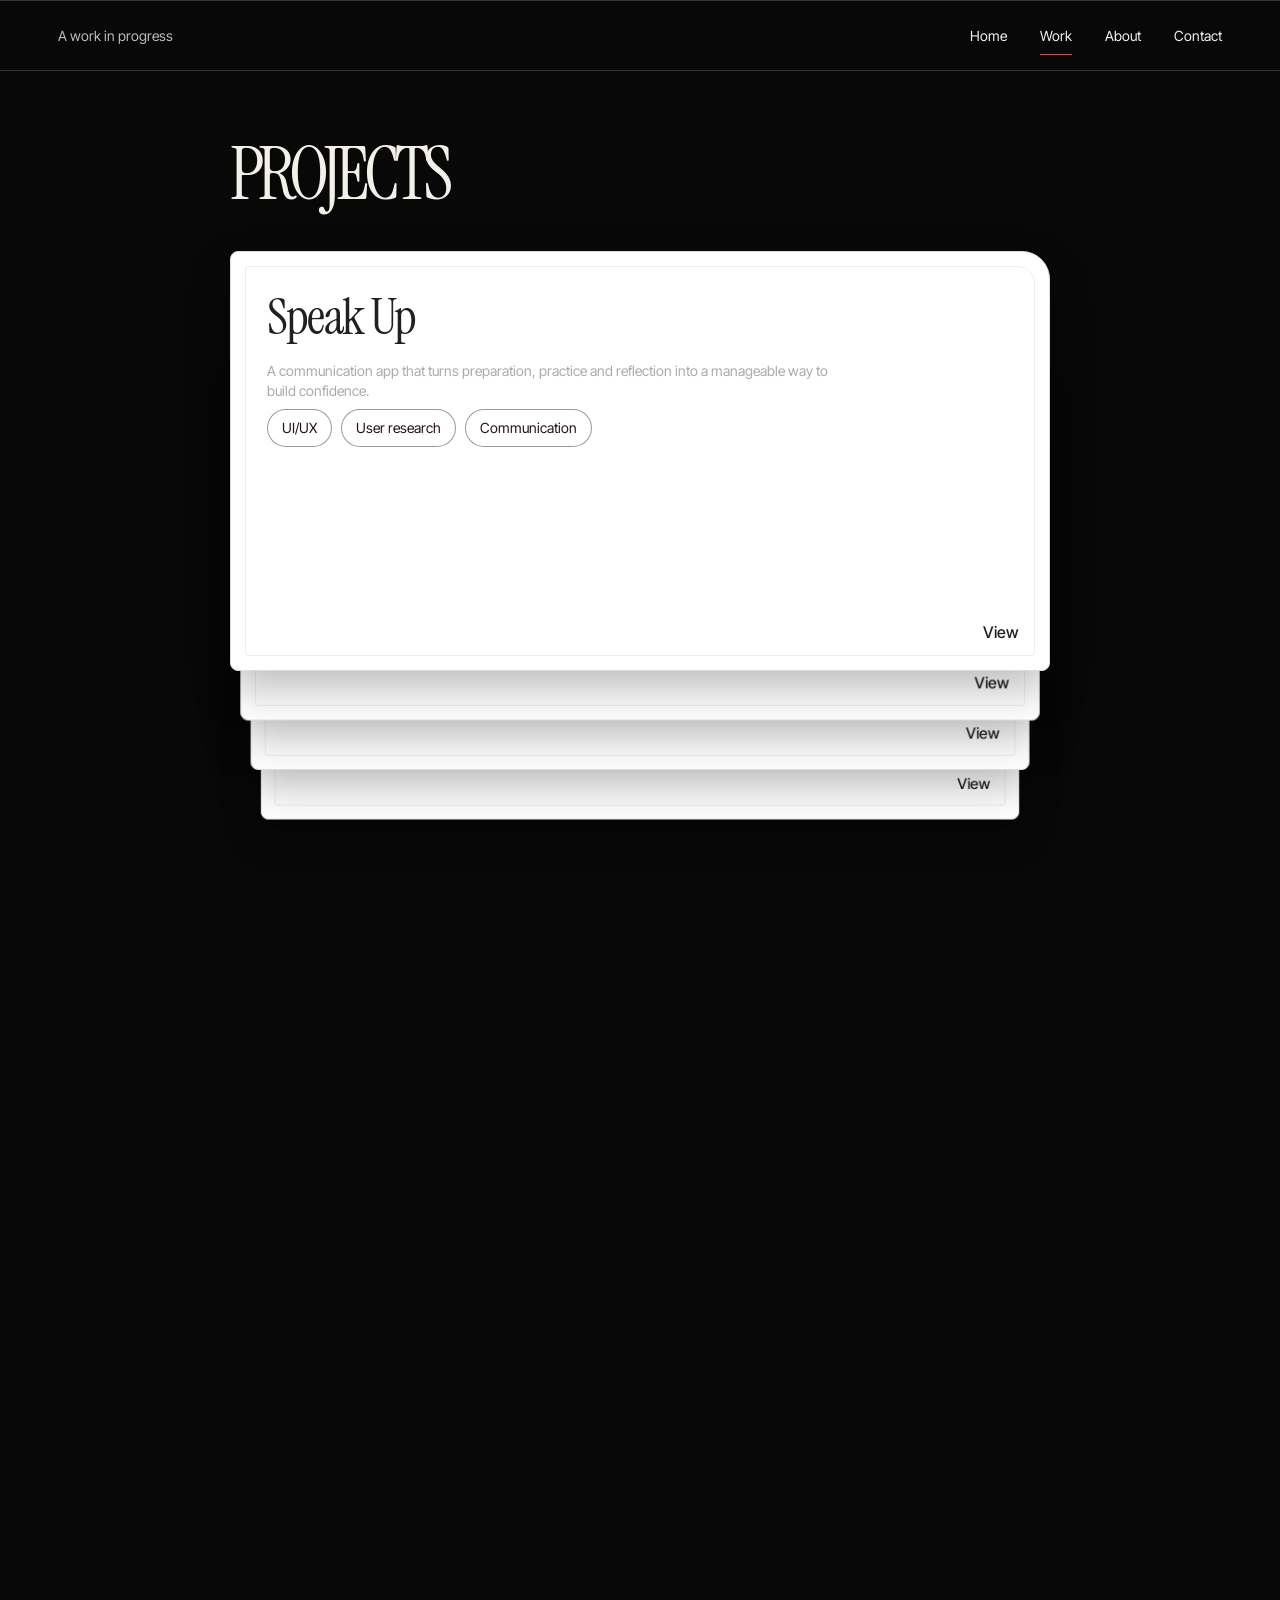
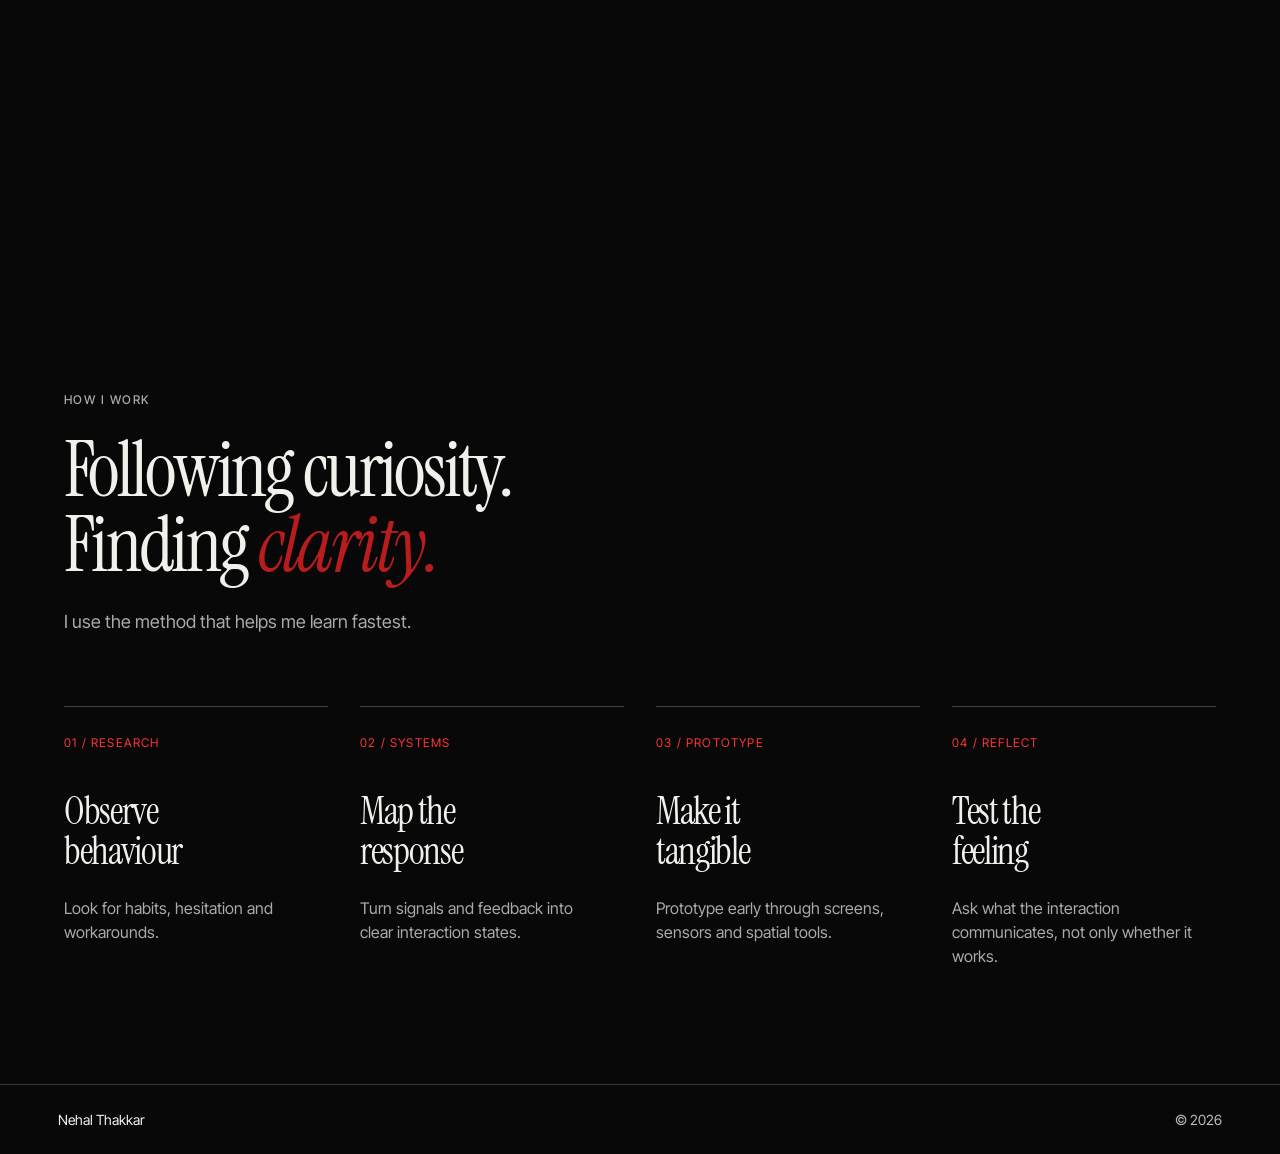
<file: work.html>
<!doctype html>
<html lang="en"><head><meta charset="utf-8"><meta name="viewport" content="width=device-width,initial-scale=1"><title>Work ,  Nehal Thakkar</title><meta name="theme-color" content="#080808"><link rel="icon" href="./assets/favicon.svg"><link href="https://fonts.googleapis.com/css2?family=Instrument+Serif:ital@0;1&family=Inter+Tight:wght@400;500;600&display=swap" rel="stylesheet"><link rel="stylesheet" href="./theme.css"><link rel="stylesheet" href="./minimal.css"><link rel="stylesheet" href="./work-stack.css"></head>
<body class="portfolio-page"><header class="site-nav"><a class="nav-brand nav-annotation" href="./index.html">A work in progress</a><nav aria-label="Main navigation"><a href="./index.html">Home</a><a href="./work.html" aria-current="page">Work</a><a href="./about.html">About</a><a href="./contact.html">Contact</a></nav></header>
<main>
<link rel="stylesheet" href="./work-gallery.css">
<link rel="stylesheet" href="./work-peel.css">
<link rel="stylesheet" href="./work-hover.css">
<section class="gallery-heading" aria-labelledby="work-title"><h1 id="work-title">PROJECTS</h1></section>
<section class="peel-scroll" aria-label="Selected projects"><div class="work-gallery"><a class="gallery-project" href="./speak-up.html"><div class="gallery-caption"><div><h2>Speak Up</h2><p class="project-description">A communication app that turns preparation, practice and reflection into a manageable way to build confidence.</p><ul class="project-tags" aria-label="Project disciplines"><li>UI/UX</li><li>User research</li><li>Communication</li></ul></div></div></a><a class="gallery-project" href="./skill-bazaar.html"><div class="gallery-caption"><div><h2>Skill Bazaar</h2><p class="project-description">An entrepreneurship exploration of local skill sharing, from a first session to a scalable service.</p><ul class="project-tags" aria-label="Project disciplines"><li>Entrepreneurship</li><li>Service concept</li><li>Business model</li></ul></div></div></a><a class="gallery-project" href="./flames-of-the-forgotten.html"><div class="gallery-caption"><div><h2>Flames of the Forgotten</h2><p class="project-description">A multisensory Unity installation where physical effort shapes the fire and the story of a hidden forge.</p><ul class="project-tags" aria-label="Project disciplines"><li>Immersive experience</li><li>Physical computing</li><li>Unity</li></ul></div></div></a><a class="gallery-project" href="./first-encounter-healthcare.html"><div class="gallery-caption"><div><h2>Experience of First Encounter with Health Care</h2><p class="project-description">A group research project exploring how construction workers find their first step towards healthcare.</p><ul class="project-tags" aria-label="Project disciplines"><li>Field research</li><li>Service design</li><li>Group of four</li></ul></div></div></a></div></section>
<section class="working-process" aria-labelledby="process-title"><div class="process-heading"><p class="overline">How I work</p><h2 id="process-title">Following curiosity.<br>Finding <em>clarity.</em></h2><p>I use the method that helps me learn fastest.</p></div><div class="process-grid">
<article><span>01 / Research</span><h3>Observe<br>behaviour</h3><p>Look for habits, hesitation and workarounds.</p></article>
<article><span>02 / Systems</span><h3>Map the<br>response</h3><p>Turn signals and feedback into clear interaction states.</p></article>
<article><span>03 / Prototype</span><h3>Make it<br>tangible</h3><p>Prototype early through screens, sensors and spatial tools.</p></article>
<article><span>04 / Reflect</span><h3>Test the<br>feeling</h3><p>Ask what the interaction communicates, not only whether it works.</p></article>
</div></section>
</main><footer class="quiet-footer"><span>Nehal Thakkar</span><span>© 2026</span></footer><script src="./work-peel.js"></script></body></html>
</file>
<file: theme.css>
:root{--dark:#080808;--ink:#11110f;--paper:#f1f1ec;--orange:#ff3b3b;--orange-ink:#b91c1c;--line:#d0d0c9;--serif:"Instrument Serif",Georgia,"Times New Roman",serif;--sans:"Inter Tight",Arial,Helvetica,sans-serif;--gutter:4.5vw;--teal:#080808;--yellow:#f1f1ec;--bg:#f1f1ec;--accent:#b91c1c;--muted:#63635e;--max:1440px}
*{box-sizing:border-box}html{scroll-behavior:smooth;scroll-padding-top:105px}body{margin:0;background:var(--paper);color:var(--ink);font:16px/1.6 var(--sans);-webkit-font-smoothing:antialiased}::selection{background:var(--orange);color:var(--dark)}a{color:inherit;text-underline-offset:.3em}button,input,textarea,summary{font:inherit}img{display:block;max-width:100%;height:auto}a:focus-visible,button:focus-visible,summary:focus-visible{outline:2px solid var(--orange);outline-offset:6px}
.skip{position:absolute;left:20px;top:-100px;z-index:100;padding:14px 20px;background:var(--paper);color:var(--ink);font-size:16px}.skip:focus{top:14px}.status-dot{display:inline-block;flex:none;width:7px;height:7px;border-radius:50%;background:var(--orange)}
.site-nav{position:sticky;top:0;z-index:30;display:flex;align-items:center;justify-content:space-between;gap:24px;width:100%;padding:20px var(--gutter);background:var(--dark);color:var(--paper);border-top:1px solid #353531;border-bottom:1px solid #353531}.site-nav a{text-decoration:none}.nav-brand{font:600 31px/.9 var(--sans);letter-spacing:-.075em;white-space:nowrap;display:inline-flex;align-items:center}.nav-brand>span{font-weight:400;color:var(--orange);font-size:34px;margin-left:5px;line-height:.8}.nav-note{font:13px/1.4 var(--sans);color:#aaa9a4;margin-right:auto;margin-left:22px}
.site-nav nav{position:static;display:flex;align-items:center;gap:34px;background:none;color:inherit;border:0;padding:0;overflow:visible;font-family:var(--sans)}.site-nav nav>a{font-size:14px;line-height:1.5;white-space:nowrap;position:relative;padding:4px 0;transition:color .2s}.site-nav nav>a:hover{color:var(--orange)}.site-nav nav>a[aria-current=page]:after{content:"";position:absolute;bottom:-5px;left:0;right:0;height:1px;background:var(--orange)}.site-nav .nav-contact{display:flex;align-items:center;gap:9px}
.shell,.wrap{width:min(var(--max),91%);margin-left:auto;margin-right:auto}
.portfolio-page h1,.portfolio-page h2{font-family:var(--serif);font-weight:400;letter-spacing:-.035em;line-height:1.04}.portfolio-page h1 em,.portfolio-page h2 em{font-family:var(--serif);font-weight:400;font-style:italic;color:var(--orange-ink)}.portfolio-page h3{font-family:var(--sans);font-weight:500;letter-spacing:-.035em}
.portfolio-page .eyebrow,.portfolio-page .mono,.portfolio-page figcaption,.portfolio-page dt{font-family:var(--sans);letter-spacing:0;font-size:14px;line-height:1.5}.portfolio-page .eyebrow{color:var(--muted);text-transform:none}
.portfolio-page .page-intro,.portfolio-page .about-hero{padding:88px 0 75px}.portfolio-page .page-intro h1,.portfolio-page .about-hero h1{font-size:clamp(58px,8.4vw,126px);line-height:1.02;letter-spacing:-.035em;font-weight:400;margin:35px 0}.portfolio-page .page-intro p{font-size:21px;line-height:1.5;max-width:590px;letter-spacing:-.015em}.portfolio-page .page-links{gap:18px;margin-top:35px}
.portfolio-page .pill{border:1px solid #aaa9a1;border-radius:0;padding:14px 20px;font-size:14px;font-weight:400;background:transparent;min-height:48px;transition:color .2s,background .2s,border-color .2s}.portfolio-page .pill:hover{background:var(--dark);color:var(--paper);border-color:var(--dark);transform:none}
.portfolio-page .work,.portfolio-page .practice{background:var(--dark);color:var(--paper);padding:88px 0}.portfolio-page .section-head{margin-bottom:55px;align-items:end;gap:40px}.portfolio-page .section-head h2,.portfolio-page .tools h2{font-size:clamp(48px,6.5vw,96px);font-weight:400;letter-spacing:-.035em;line-height:1.02}.portfolio-page .section-head p{font-size:17px;color:#bdbdb7}.portfolio-page .work .eyebrow,.portfolio-page .practice .eyebrow{color:#bdbdb7}
.portfolio-page .case-cover,.portfolio-page .ui-cover{border-radius:0}.portfolio-page .case-cover{aspect-ratio:1.9}.portfolio-page .cover-chip{border-radius:0;background:var(--paper);color:var(--ink);font-size:13px;font-weight:400;padding:10px 16px}.portfolio-page .case-caption{padding:25px 0 70px}.portfolio-page .case-caption h3{font-size:clamp(28px,3.1vw,45px);font-weight:400;margin:10px 0 16px}.portfolio-page .case-caption p{color:#bdbdb7;line-height:1.6}.portfolio-page .case-caption .pill{background:transparent;border-color:#65655f;color:var(--paper)}.portfolio-page .case-caption .pill:hover{background:var(--paper);color:var(--ink);border-color:var(--paper)}
.portfolio-page .ui-cover{background:var(--paper);color:var(--ink);padding:clamp(32px,6vw,80px);min-height:360px;position:relative}.portfolio-page .ui-cover h3{font-family:var(--serif);font-size:clamp(75px,11vw,158px);font-weight:400;letter-spacing:-.045em}.portfolio-page .ui-cover em{font-family:var(--serif);font-style:italic;color:var(--orange-ink)}.portfolio-page .ui-cover .eyebrow{color:var(--muted)}.portfolio-page .ui-cover:after{content:"↗";position:absolute;right:35px;bottom:25px;font-size:40px;transition:transform .2s,color .2s}.portfolio-page .ui-cover:hover:after{color:var(--orange-ink);transform:translate(3px,-3px)}
.portfolio-page .explorations,.portfolio-page .project-row{border-color:#41413d}.portfolio-page .explorations{padding-top:45px}.portfolio-page .explorations>h3{font-weight:400}.portfolio-page .project-row{padding:26px 0}.portfolio-page .project-row summary span:first-child{font-size:26px;font-weight:400}.portfolio-page .project-row summary .label{color:#bcbcb7;font-size:14px}.portfolio-page .project-row summary:after{color:var(--orange)}.portfolio-page .project-row p,.portfolio-page .exploration-note{color:#bcbcb7}.portfolio-page .project-row summary{min-height:40px}.portfolio-page .work .page-links .pill{border-color:#77776f;color:var(--paper)}.portfolio-page .work .page-links .pill:hover{color:var(--ink);background:var(--paper)}
.portfolio-page .outro{background:var(--paper);color:var(--ink);padding:75px 0;border-top:1px solid var(--line)}.portfolio-page .outro h2{font-size:clamp(48px,5.9vw,88px);font-weight:400;line-height:1.06;letter-spacing:-.035em}.portfolio-page .footer{background:var(--dark);color:#bdbdb7;padding:28px 0;border-top:1px solid #353531}.portfolio-page .footer .shell{font-size:13px;gap:28px;flex-wrap:wrap;align-items:center}.portfolio-page .footer nav{gap:24px}.portfolio-page .footer a{font-size:14px;color:var(--paper)}
.portfolio-page .bio-grid{margin-top:65px;gap:90px;align-items:start}.portfolio-page .name-poster{border-radius:0;transform:none;min-height:460px;padding:50px 35px;aspect-ratio:1;background:var(--dark);color:var(--paper)}.portfolio-page .name-poster .initials{font:clamp(100px,13vw,210px)/1.15 var(--serif);letter-spacing:-.08em}.portfolio-page .name-poster .asterisk{font:400 68px/.8 var(--sans);color:var(--orange)}.portfolio-page .name-poster .eyebrow{color:#bdbdb7}.portfolio-page .bio-text .lead{font-size:clamp(26px,2.5vw,36px);font-weight:400;line-height:1.3;letter-spacing:-.03em;margin-top:0}.portfolio-page .bio-text p{font-size:17px;line-height:1.65}.portfolio-page .about-facts{gap:24px}.portfolio-page .about-facts dt{font-size:14px;font-weight:400;color:var(--muted)}.portfolio-page .about-facts dd{font-size:16px}
.portfolio-page .practice-grid{gap:40px}.portfolio-page .practice-grid article{border-color:#41413d;padding-top:26px}.portfolio-page .practice-grid h3{font-size:30px;font-weight:400;line-height:1.1;margin:26px 0 22px}.portfolio-page .practice-grid p{color:#bdbdb7;line-height:1.6}.portfolio-page .practice-grid .eyebrow{color:var(--orange);font-family:var(--serif);font-size:48px;line-height:1}.portfolio-page .tools{padding:88px 0}.portfolio-page .tool-list{gap:0 65px;margin-top:55px}.portfolio-page .tool-list>div{padding:25px 0}.portfolio-page .tool-list h3{font-size:25px;font-weight:400}.portfolio-page .tool-list p{font-size:16px;color:var(--muted)}.portfolio-page .personal-note{padding:45px 0}.portfolio-page .personal-note p{font-size:24px;line-height:1.5;letter-spacing:-.02em}.portfolio-page .about-cta{padding-bottom:80px}
.portfolio-page .contact-grid{gap:80px;padding:0 0 85px}.portfolio-page .contact-card{border-radius:0;background:var(--dark);color:var(--paper);padding:50px}.portfolio-page .contact-card .eyebrow{color:var(--orange)}.portfolio-page .contact-card h2{font-size:clamp(45px,4.3vw,66px);line-height:1.08;letter-spacing:-.035em;margin:30px 0}.portfolio-page .contact-card p{color:#c3c3bd}.portfolio-page .contact-card .mini{font-size:14px;padding-top:50px;margin-bottom:0}.portfolio-page .contact-topics h2{font-family:var(--sans);font-size:23px;letter-spacing:-.025em;margin:0 0 25px}.portfolio-page .contact-topics p{font-size:16px;padding:22px 0;margin:0;color:var(--muted)}.portfolio-page .contact-topics strong{display:inline-block;color:var(--ink);font-weight:500;margin-bottom:8px}
.portfolio-page .case-reading{max-width:1000px;padding-bottom:90px}.portfolio-page .case-reading section{padding:55px 0}.portfolio-page .case-reading h2{font-size:clamp(37px,4.2vw,61px);letter-spacing:-.025em;line-height:1.1}.portfolio-page .case-reading h3{font-size:25px;font-weight:400;margin-top:32px}.portfolio-page .case-reading p,.portfolio-page .case-reading li{font-size:18px;line-height:1.75;max-width:800px}.portfolio-page .case-reading table{font-size:16px;line-height:1.6}.portfolio-page .case-reading th{font-weight:500}.portfolio-page .project-meta span,.portfolio-page .tag{border-radius:0;font-size:14px;padding:8px 12px}.portfolio-page .image-space{background:#e8e8e1;border:1px dashed #a0a099;border-radius:0;color:var(--ink)}.portfolio-page .image-space strong{font-size:20px;font-weight:500}.portfolio-page .image-space small{font-size:14px}.portfolio-page .research-image{background:white;border-radius:0}.portfolio-page .case-reading .note{font-size:16px;border-color:var(--orange-ink)}
.case-flames .hero{padding:85px 0 45px}.case-flames .hero h1{font-family:var(--serif);font-size:clamp(65px,8.7vw,130px);font-weight:400;line-height:.98;letter-spacing:-.035em}.case-flames .hero h1 em{font-family:var(--serif);font-style:italic;font-weight:400;color:var(--orange-ink)}.case-flames .hero-foot{margin-top:30px}.case-flames .intro{font-size:23px;line-height:1.5}.case-flames main>nav{top:76px;background:var(--paper);padding:16px var(--gutter);border-color:var(--line);gap:24px}.case-flames main>nav a{font-size:14px}.case-flames section{padding:80px 0}.case-flames h2{font-size:clamp(40px,4.3vw,63px);line-height:1.08}.case-flames h3{font-size:25px;font-weight:400;line-height:1.25}.case-flames .section-number{font-size:13px;line-height:1.5}.case-flames .question{font-family:var(--serif);font-size:clamp(42px,4.8vw,69px);line-height:1.1}.case-flames .body-copy p{font-size:17px;line-height:1.75}.case-flames .dark{background:var(--dark);color:var(--paper)}.case-flames .dark .eyebrow,.case-flames .step span{color:var(--orange)}.case-flames .dark .section-number,.case-flames .dark figcaption{color:#bcbcb7}.case-flames .step{border-color:#484843}.case-flames .step span{font:46px/1 var(--serif)}.case-flames .step h3{margin-top:28px}.case-flames .panel{padding:32px}.case-flames .panel small{font:14px/1.5 var(--sans);text-transform:none;color:var(--orange-ink)}.case-flames .band{background:#e6e6df;padding:35px}.case-flames .ending{background:#e6e6df}.case-flames .ending:last-child{background:#efddd4}.case-flames .ending .mono{color:var(--muted)}.case-flames .ending:last-child .mono{color:var(--orange-ink)}.case-flames .note{font-size:15px}.case-flames .closing{padding:80px 0}.case-flames .credits{font-size:14px}.case-flames main summary{font-weight:500;font-size:17px;padding-right:12px}.case-flames>footer{background:var(--dark);color:var(--paper);font-size:14px;padding:28px var(--gutter)}
@media(max-width:1050px){.nav-note{display:none}.portfolio-page .bio-grid{gap:50px}.portfolio-page .name-poster{min-height:380px}.portfolio-page .contact-grid{gap:45px}.portfolio-page .contact-card{padding:35px}.site-nav nav{gap:25px}}
@media(max-width:760px){:root{--gutter:6vw}html{scroll-padding-top:145px}.site-nav{padding:18px var(--gutter);gap:18px}.site-nav nav{gap:20px}.site-nav nav>a{font-size:14px}.nav-brand{font-size:28px}.nav-brand>span{font-size:30px}.shell,.wrap{width:88%}.portfolio-page .page-intro,.portfolio-page .about-hero{padding:55px 0}.portfolio-page .page-intro h1,.portfolio-page .about-hero h1{font-size:clamp(50px,10vw,78px);margin:28px 0;overflow-wrap:break-word}.portfolio-page .page-intro p{font-size:19px}.portfolio-page .section-head h2,.portfolio-page .tools h2{font-size:clamp(47px,8vw,68px)}.portfolio-page .section-head p{margin-top:28px}.portfolio-page .work,.portfolio-page .practice,.portfolio-page .tools{padding:60px 0}.portfolio-page .case-cover{aspect-ratio:1.3}.portfolio-page .case-caption{padding-bottom:48px}.portfolio-page .case-caption h3{font-size:31px}.portfolio-page .case-caption .pill{margin-top:20px}.portfolio-page .ui-cover{min-height:290px}.portfolio-page .ui-cover h3{font-size:clamp(70px,15vw,115px)}.portfolio-page .outro{padding:55px 0}.portfolio-page .outro .shell{align-items:start}.portfolio-page .footer .shell{align-items:start;gap:25px}.portfolio-page .bio-grid{grid-template-columns:1fr;gap:40px;margin-top:45px}.portfolio-page .name-poster{max-width:none;width:100%;min-height:360px;aspect-ratio:1.3}.portfolio-page .name-poster .initials{font-size:160px}.portfolio-page .practice-grid{grid-template-columns:1fr;gap:20px}.portfolio-page .practice-grid article{padding-top:24px}.portfolio-page .tool-list{grid-template-columns:1fr}.portfolio-page .contact-grid{grid-template-columns:1fr;gap:45px;padding-bottom:60px}.portfolio-page .contact-card{padding:32px}.portfolio-page .contact-card h2{font-size:48px}.portfolio-page .contact-topics h2{font-size:23px}.portfolio-page .contact-card .mini{padding-top:30px}.portfolio-page .case-reading{padding:0 6vw 60px}.portfolio-page .case-reading section{padding:40px 0}.portfolio-page .case-reading p,.portfolio-page .case-reading li{font-size:17px}.portfolio-page .personal-note p{font-size:22px}.case-flames .hero{padding:55px 0 30px}.case-flames .hero h1{font-size:clamp(61px,11vw,88px)}.case-flames .intro{font-size:21px}.case-flames main>nav{top:75px;gap:22px}.case-flames section{padding:55px 0}.case-flames .section-grid{gap:20px}.case-flames .panel,.case-flames .ending,.case-flames .band{padding:25px}.case-flames .closing{padding:55px 0}}
@media(max-width:510px){.site-nav{flex-wrap:wrap;gap:18px;padding-top:18px;padding-bottom:16px}.site-nav .nav-brand{font-size:27px}.site-nav nav{width:100%;justify-content:space-between;gap:14px}.site-nav nav>a{font-size:14px}.site-nav .nav-contact{gap:6px}.case-flames main>nav{top:117px}.portfolio-page .about-hero h1{font-size:clamp(40px,9.8vw,53px)}.portfolio-page .page-intro h1{font-size:clamp(47px,10vw,59px)}.portfolio-page .page-links .pill{padding:13px 17px;font-size:14px}.portfolio-page .footer nav{gap:22px;flex-wrap:wrap}.portfolio-page .section-head{margin-bottom:35px}.portfolio-page .name-poster{min-height:320px}.portfolio-page .contact-card h2{font-size:42px}.portfolio-page .about-facts{grid-template-columns:1fr;gap:24px}.portfolio-page .project-row summary span:first-child{font-size:23px}.portfolio-page .case-reading table{min-width:480px}.portfolio-page .case-reading .table-scroll{overflow:auto}.case-flames .facts{gap:25px}.case-flames .hero h1{font-size:clamp(53px,11vw,70px)}}
@media(prefers-reduced-motion:reduce){html{scroll-behavior:auto}*,*:before,*:after{animation:none!important;transition:none!important}}
</file>
<file: minimal.css>
/* Quiet shared surfaces for Home, About, Explorations and Contact. */
.minimal-page{background:var(--dark);color:var(--paper);min-height:100svh;display:flex;flex-direction:column}
.minimal-page p,.minimal-page h1,.minimal-page h2,.minimal-page figure{margin:0}
.minimal-page h1{font:400 clamp(3.5rem,6.5vw,6.5rem)/1.02 var(--serif);letter-spacing:-.035em}
.minimal-page em{color:var(--orange);font-weight:400}
.minimal-page main{flex:1}
.sr-only{position:absolute!important;width:1px!important;height:1px!important;padding:0!important;margin:-1px!important;overflow:hidden!important;clip:rect(0,0,0,0)!important;white-space:nowrap!important;border:0!important}
.small-label{font-size:.75rem;letter-spacing:.09em;color:#bcbcb8;margin-bottom:28px!important}
.quiet-footer{display:flex;justify-content:space-between;align-items:center;gap:24px;padding:24px var(--gutter);border-top:1px solid #353531;background:var(--dark);color:#bcbcb8;font:400 .875rem/1.5 var(--sans)}
.quiet-footer>span:first-child{color:var(--paper)}.quiet-footer>span:last-child>span{margin:0 12px;color:var(--orange)}
.minimal-home{padding:27px var(--gutter) 36px;min-height:calc(100svh - 145px);display:flex;flex-direction:column}
.home-meta{display:flex;justify-content:space-between;align-items:center;gap:20px;color:#bcbcb8;font-size:.75rem;letter-spacing:.08em}
.minimal-about{display:grid;align-items:center;min-height:calc(100svh - 145px);padding:76px var(--gutter)}
.about-essential{display:grid;grid-template-columns:1fr 1fr;align-items:center;gap:clamp(48px,9vw,145px);max-width:1300px;margin:auto;width:100%}
.essential-bio{max-width:475px}.essential-bio>p{font-size:clamp(1.125rem,1.6vw,1.375rem);line-height:1.6}.essential-bio>p+p{color:#bcbcb8;margin-top:20px}
.essential-bio dl{margin:36px 0 0;padding-top:26px;border-top:1px solid #353531;display:grid;gap:22px}.essential-bio dt{font-size:.8125rem;color:#999993;margin-bottom:5px}.essential-bio dd{font-size:1rem;line-height:1.6;margin:0}
.minimal-explorations{padding:65px var(--gutter) 75px;max-width:1700px;width:100%;margin:auto}
.exploration-intro{margin-bottom:54px}.exploration-intro h1{font-size:clamp(4rem,7vw,7rem)}
.side-quests{display:grid;grid-template-columns:1fr 1fr;gap:38px}.quest{min-width:0}.quest>img{width:100%;aspect-ratio:1.5;object-fit:cover}
.quest-meta{display:flex;justify-content:space-between;gap:20px;color:#bcbcb8;font-size:.8125rem;margin:20px 0 6px}.quest-meta>span:last-child{color:#999993}
.quest summary{display:flex;align-items:center;justify-content:space-between;gap:20px;min-height:60px;cursor:pointer;list-style:none;border-bottom:1px solid #353531;padding:0 0 14px}.quest summary::-webkit-details-marker{display:none}
.quest h2{font:400 clamp(1.75rem,2.6vw,2.5rem)/1.1 var(--sans);letter-spacing:-.035em}.quest-toggle:before{content:'+';color:var(--orange);font-size:1.8rem}.quest details[open] .quest-toggle:before{content:'−'}
.quest details>p{font-size:1rem;line-height:1.7;color:#bcbcb8;margin-top:20px;max-width:530px}
.minimal-contact{display:grid;place-content:center;justify-items:center;padding:65px var(--gutter);min-height:calc(100svh - 145px)}
.visiting-card{width:min(600px,88vw);perspective:1600px}
.card-turner{display:grid;transform-style:preserve-3d;transition:transform .65s cubic-bezier(.22,.7,.2,1)}
.visiting-card.is-flipped .card-turner{transform:rotateY(180deg)}
.card-face{grid-area:1/1;min-width:0;min-height:355px;backface-visibility:hidden;-webkit-backface-visibility:hidden;background:var(--paper);color:var(--ink);padding:34px 38px;border:0;border-radius:4px;box-shadow:0 20px 55px #0005}
.card-front{display:flex;flex-direction:column;align-items:stretch;text-align:left;cursor:pointer;transform:rotateY(0deg);touch-action:manipulation}
.card-role{font-size:.75rem;letter-spacing:.11em;color:#62625e}
.card-name{display:block;font:400 clamp(3.25rem,5.5vw,4.875rem)/.95 var(--serif);letter-spacing:-.035em;padding:30px 0 28px}.card-plus{color:var(--orange-ink);font-family:var(--sans);font-size:.65em;margin-left:8px}
.card-bottom{display:flex;justify-content:space-between;align-items:center;margin-top:auto;color:#62625e;font-size:.875rem}.card-bottom>span:last-child{font-size:1.75rem;color:var(--orange-ink)}
.card-back{display:flex;flex-direction:column;transform:rotateY(180deg);gap:20px}
.card-back-title{font:400 2.375rem/1.1 var(--serif);letter-spacing:-.03em}
.card-social{display:block;text-decoration:none;border-top:1px solid #c9c9c1;padding-top:15px;min-height:65px}.card-social>span{display:block;font-size:.8125rem;color:#62625e;margin-bottom:5px}.card-social strong{font-size:clamp(1rem,2.4vw,1.25rem);font-weight:400;display:flex;align-items:center;justify-content:space-between;gap:8px;overflow-wrap:anywhere}.card-social strong>span{color:var(--orange-ink);flex-shrink:0}.card-social:hover strong{color:var(--orange-ink)}
.card-return{align-self:end;margin-top:auto;padding:7px 0 3px;min-height:44px;border:0;background:transparent;font-size:.875rem;cursor:pointer;color:#62625e}.card-return span{margin-left:12px;color:var(--orange-ink)}
.card-face:focus-visible,.card-face :focus-visible{outline-color:var(--orange-ink)}
@media(min-width:1700px){.minimal-home,.minimal-about,.minimal-explorations{padding-left:max(var(--gutter),calc((100vw - 1500px)/2));padding-right:max(var(--gutter),calc((100vw - 1500px)/2))}.minimal-explorations{max-width:none}}
@media(max-width:900px){.about-essential{gap:40px}.essential-bio>p{font-size:1.125rem}}
@media(max-width:700px){.minimal-home{min-height:auto;padding-bottom:35px}.about-essential{grid-template-columns:1fr;gap:44px}.minimal-about{padding:55px var(--gutter);min-height:auto}.essential-bio{max-width:none}.side-quests{grid-template-columns:1fr;gap:45px}.minimal-explorations{padding-top:45px;padding-bottom:50px}.exploration-intro{margin-bottom:38px}.quest-meta{font-size:.8125rem}.minimal-contact{padding:55px var(--gutter);min-height:calc(100svh - 190px)}.card-face{padding:28px;min-height:345px}.quiet-footer{font-size:.8125rem;gap:18px}.quiet-footer>span:last-child>span{margin:0 5px}}
@media(max-width:380px){.card-face{padding:25px 22px}.card-name{font-size:3.25rem}.quiet-footer{flex-wrap:wrap;gap:7px}.card-social strong{font-size:1rem}}
@media(prefers-reduced-motion:reduce){.card-turner{transition:none}}

/* The type is the interaction: touch, displacement and a soft return. */
.site-nav .nav-brand{font-weight:600;letter-spacing:-.07em}
.site-nav nav{gap:clamp(18px,2.6vw,38px)}
.minimal-home{overflow:hidden}
.kinetic-cover{flex:1;display:flex;flex-direction:column;justify-content:center;align-items:center;gap:18px;width:100%;max-width:1440px;margin:0 auto;padding:32px 0 14px}
.minimal-home .kinetic-cover h1{font:400 clamp(1.375rem,2.2vw,2rem)/1.4 var(--sans);letter-spacing:-.025em;text-align:center;color:#d5d5ce}
.kinetic-stage{position:relative;display:flex;justify-content:center;align-items:center;width:100%;padding:16px 8px 22px;min-width:0;isolation:isolate;font:400 clamp(10rem,min(32vw,38svh),29rem)/.95 var(--serif);letter-spacing:-.055em}
.kinetic-letter{position:relative;display:block;flex:none;padding:0;margin:0 -.014em;border:0;background:none;border-radius:5px;font:inherit;letter-spacing:inherit;color:var(--paper);cursor:grab;touch-action:none;user-select:none;-webkit-user-select:none;-webkit-tap-highlight-color:transparent;will-change:transform;transform-origin:50% 70%}
.kinetic-letter>span{display:block;pointer-events:none;line-height:.95;padding-bottom:.1em}
.kinetic-letter.letter-accent{color:var(--orange);font-style:italic;margin-right:.018em}
.kinetic-letter:hover,.kinetic-letter.is-held{color:var(--orange)}.kinetic-letter.is-held{cursor:grabbing;z-index:5}.kinetic-letter:focus-visible{outline:1px dashed #bcbcb8;outline-offset:10px;z-index:4}
.kinetic-period{color:var(--orange);align-self:center;pointer-events:none;line-height:.95;margin-left:-.015em;transform:translateY(-.045em)}
.minimal-home .kinetic-caption{font:400 .875rem/1.5 var(--sans);color:#a9a9a4;letter-spacing:0;text-align:center;margin-top:0}
.minimal-contact{display:flex;flex-direction:column;justify-content:center;align-items:center;padding:75px var(--gutter)}
.contact-composition{display:grid;grid-template-columns:1.1fr 1fr;gap:clamp(45px,7vw,110px);align-items:center;width:100%;max-width:1300px}
.contact-composition .visiting-card{width:100%;max-width:600px}
.contact-conversations{max-width:485px}.contact-conversations h2{font:400 clamp(2.375rem,3.4vw,3.5rem)/1.08 var(--serif);letter-spacing:-.03em;margin:0 0 30px}
.contact-conversations>div{padding:20px 0;border-top:1px solid #353531}.contact-conversations>div:last-child{padding-bottom:0}
.contact-conversations h3{font:500 1rem/1.5 var(--sans);margin:0 0 6px}.contact-conversations p{font:400 1rem/1.65 var(--sans);color:#bcbcb8;max-width:385px}
@media(max-width:950px){.contact-composition{grid-template-columns:1fr;max-width:600px;gap:55px}.contact-conversations{max-width:none}.contact-conversations h2 br{display:none}.contact-conversations p{max-width:none}}
@media(max-width:700px){.kinetic-cover{padding:62px 0 40px;gap:28px}.kinetic-stage{font-size:clamp(9rem,35vw,17rem);padding:32px 0 40px}.minimal-home .kinetic-cover h1{font-size:1.375rem;max-width:270px}.minimal-home .kinetic-caption{font-size:.875rem}.minimal-home{min-height:calc(100svh - 191px)}.site-nav nav{gap:16px}.minimal-contact{padding:50px var(--gutter)}.contact-conversations h2{font-size:2.5rem}}
@media(max-width:510px){.site-nav nav{gap:8px;justify-content:space-between;flex-wrap:wrap}.site-nav nav>a{font-size:.875rem}.kinetic-cover{padding:32px 0;gap:8px}.kinetic-stage{font-size:clamp(8rem,38vw,12rem);padding:26px 0 32px}}
@media(prefers-reduced-motion:reduce){.kinetic-letter{will-change:auto}}

.kinetic-letter.is-pressed{color:var(--orange)}

/* Each letter opens one side of the designer's practice. */
.site-nav .nav-annotation{font:400 .875rem/1.5 var(--sans);letter-spacing:0;color:#bcbcb8}
.identity-stage{font-size:clamp(8rem,min(26vw,36svh),24rem);padding-top:28px;padding-bottom:32px}
.identity-stage .kinetic-letter{margin:0 -.025em}
.identity-stage .kinetic-letter.is-revealed{color:var(--orange)}
.identity-reveal{text-align:center;min-height:76px;max-width:560px;padding:0 12px}
.minimal-home .identity-title{font:400 clamp(1.375rem,2vw,1.875rem)/1.25 var(--serif);color:var(--paper);letter-spacing:-.01em}
.minimal-home .identity-description{font:400 .875rem/1.6 var(--sans);color:#aaa9a4;margin-top:8px}
@media(max-width:700px){.identity-stage{font-size:clamp(6rem,26vw,11rem);padding:35px 0 40px}.minimal-home .kinetic-cover h1{font-size:1.125rem;max-width:330px}.identity-reveal{min-height:84px}.kinetic-cover{gap:12px}}

/* The name, introduction and project collection form one homepage. */
.home-page .kinetic-cover{flex:none;padding-top:36px;padding-bottom:65px;gap:12px}
.identity-stage .kinetic-letter,.identity-stage .kinetic-letter:hover{color:var(--paper)}
.identity-stage .kinetic-letter.is-held,.identity-stage .kinetic-letter.is-pressed,.identity-stage .kinetic-letter.is-revealed{color:var(--orange)}
.home-page .identity-reveal{min-height:64px;max-width:650px}
.home-page .home-introduction{max-width:790px;text-align:center;font:400 clamp(1rem,1.35vw,1.125rem)/1.8 var(--sans);color:#bcbcb8;margin:8px auto 0;padding:0 8px}
.home-projects{width:100%;max-width:1440px;margin:0 auto;padding:32px 0 45px;border-top:1px solid #353531}
.projects-heading{display:flex;justify-content:space-between;align-items:center;gap:24px;margin-bottom:30px}
.projects-heading h2{font:400 clamp(2rem,3.5vw,3.5rem)/1.1 var(--serif);letter-spacing:-.035em}
.carousel-controls{display:flex;gap:10px;flex-shrink:0}.carousel-controls button{width:46px;height:46px;padding:0;border:1px solid #62625e;border-radius:50%;background:none;color:var(--paper);font-size:1.375rem;cursor:pointer}.carousel-controls button:hover:not(:disabled){color:var(--orange);border-color:var(--orange)}.carousel-controls button:disabled{opacity:.3;cursor:default}
.project-track{display:grid;grid-auto-flow:column;grid-auto-columns:calc((100% - 48px)/2.35);gap:24px;overflow-x:auto;overscroll-behavior-x:contain;scroll-snap-type:x mandatory;scroll-padding:0;scrollbar-width:thin;scrollbar-color:#66665f #171716;padding:4px 4px 24px;margin:0 -4px}
.project-slide{display:block;min-width:0;scroll-snap-align:start;text-decoration:none}.slide-media{aspect-ratio:1.5;overflow:hidden;background:#171716}.slide-media img{width:100%;height:100%;object-fit:cover;transition:transform .35s}.project-slide:hover img{transform:scale(1.025)}
.project-slide .slide-category{font:400 .8125rem/1.5 var(--sans);color:#a9a9a4;margin:18px 0 6px}.slide-title{display:flex;align-items:center;justify-content:space-between;gap:20px}.slide-title h3{font:400 clamp(1.25rem,1.8vw,1.625rem)/1.2 var(--sans);letter-spacing:-.025em;margin:0}.slide-title>span{font-size:1.5rem;flex-shrink:0}.project-slide:hover .slide-title{color:var(--orange)}
.speak-slide{background:var(--paper);color:var(--ink);display:flex;flex-direction:column;justify-content:space-between;padding:24px}.speak-slide-label,.speak-slide-foot{font:400 .75rem/1.4 var(--sans)}.speak-slide-label{color:#62625e}.speak-slide-word{font:400 clamp(3.5rem,6vw,6rem)/.85 var(--serif);letter-spacing:-.05em}.speak-slide-word em{display:inline-block;color:var(--orange-ink);margin-left:.1em}.speak-slide-foot{color:#62625e}
.project-dialog{width:min(760px,90vw);max-height:88svh;overflow:auto;padding:0;border:1px solid #55554f;border-radius:4px;background:var(--dark);color:var(--paper)}.project-dialog::backdrop{background:#000c}.project-dialog>img{width:100%;max-height:45svh;object-fit:cover}.project-dialog-close{display:block;margin:12px 20px 12px auto;min-height:44px;border:0;background:transparent;color:var(--paper);cursor:pointer;font-size:.875rem}.project-dialog-copy{padding:28px 32px 35px}.project-dialog-copy h2{font:400 2.5rem/1.1 var(--serif);margin:0 0 20px}.project-dialog-copy p{font:400 1rem/1.75 var(--sans);color:#bcbcb8}
@media(max-width:900px){.project-track{grid-auto-columns:calc((100% - 24px)/1.65)}.speak-slide-word{font-size:clamp(3.5rem,8vw,5.5rem)}}
@media(max-width:700px){.home-page .kinetic-cover{padding:24px 0 45px}.home-page .home-introduction{line-height:1.75;padding:0}.home-projects{padding-top:28px}.projects-heading{gap:16px;align-items:end}.projects-heading h2{font-size:2.25rem;max-width:230px}.carousel-controls{gap:6px}.carousel-controls button{width:44px;height:44px}.project-track{grid-auto-columns:86%;gap:18px}.speak-slide-word{font-size:clamp(3.5rem,15vw,5.5rem)}.project-dialog-copy{padding:25px}}
@media(prefers-reduced-motion:reduce){.project-track{scroll-behavior:auto}.slide-media img{transition:none}}
.kinetic-letter{cursor:pointer;touch-action:manipulation;transition:color .2s,transform .25s}.kinetic-letter:hover,.kinetic-letter:focus-visible{transform:translateY(-8px)}.kinetic-letter.is-revealed{color:var(--orange)}@media(prefers-reduced-motion:reduce){.kinetic-letter{transition:none}.kinetic-letter:hover,.kinetic-letter:focus-visible{transform:none}}
</file>
<file: work-stack.css>
*{box-sizing:border-box}body{margin:0;background:#080808;color:#f2f0e9;font-family:"Inter Tight",sans-serif}.stack-heading{padding:64px 5vw 42px;display:flex;justify-content:space-between;align-items:end;gap:24px}.overline{font:500 12px/1.5 "Inter Tight",sans-serif;letter-spacing:.12em;text-transform:uppercase;margin:0 0 24px;color:#aaa}h1{font:400 clamp(42px,5vw,80px)/1 "Instrument Serif",serif;margin:0}em{color:#ff3535;font-weight:400}.scroll-note{color:#aaa;font-size:14px}
.unfold{padding:0 5vw}.deck{display:grid;gap:28px;padding-bottom:48px}.sheet{display:grid;grid-template-columns:42% 58%;background:#141413;border:1px solid #3d3c39;border-radius:12px;overflow:hidden;min-height:520px;box-shadow:0 24px 65px #0005}.sheet-info{padding:clamp(24px,3vw,48px);display:flex;flex-direction:column;justify-content:space-between;gap:24px}.sheet-info h2{font:400 clamp(40px,5.4vw,88px)/.94 "Instrument Serif",serif;letter-spacing:-.025em;margin:0 0 24px}.sheet-info p:not(.overline){font-size:18px;line-height:1.5;color:#b9b8b1;max-width:330px}.sheet-info a{display:flex;justify-content:space-between;border-top:1px solid #444;padding-top:20px;color:#f2f0e9;text-decoration:none;font-size:16px}.sheet-info a:hover,.sheet-info a:focus-visible{color:#ff3535}.sheet-info a:focus-visible{outline:2px solid #ff3535;outline-offset:4px}.sheet-info a span{color:#ff3535}.sheet figure{position:relative;margin:0;min-width:0;background:#242421}.sheet img{width:100%;height:100%;position:absolute;inset:0;object-fit:cover}.sheet:first-child img{object-fit:contain;padding:28px;background:#deddd5}.sheet figcaption{position:absolute;bottom:18px;left:18px;right:18px;padding:12px 16px;background:#080808de;color:#eee;font-size:14px;border-radius:4px}.pending{font-size:14px!important;border-top:1px solid #444;padding-top:20px}
.unfold.is-animated{height:265vh}.is-animated .deck{position:sticky;top:108px;height:calc(100svh - 165px);max-height:720px;min-height:480px;display:block;padding:0}.is-animated .sheet{position:absolute;inset:0;min-height:0;height:100%;will-change:transform;transform-origin:50% 100%}
.working-process{padding:110px 5vw 100px;position:relative;background:#080808}.process-heading h2{font:400 clamp(48px,6vw,90px)/.98 "Instrument Serif",serif;margin:0 0 24px}.process-heading>p:last-child{font-size:18px;color:#aaa}.process-grid{display:grid;grid-template-columns:repeat(4,1fr);gap:32px;margin-top:70px}.process-grid article{border-top:1px solid #45443f;padding-top:22px}.process-grid span{font-size:12px;letter-spacing:.1em;text-transform:uppercase;color:#ff3535}.process-grid h3{font:400 clamp(30px,3vw,46px)/1.05 "Instrument Serif",serif;margin:36px 0 24px}.process-grid p{font-size:16px;line-height:1.5;color:#aaa;max-width:245px}
@media(max-width:760px){.stack-heading{padding-top:40px;display:block}.scroll-note{margin-top:24px}.sheet{grid-template-columns:1fr;min-height:0}.sheet-info h2{font-size:52px}.sheet figure{height:300px}.process-grid{grid-template-columns:1fr 1fr}.working-process{padding-top:64px}.sheet-info{padding:26px}.sheet-info p:not(.overline){font-size:16px}}
@media(prefers-reduced-motion:reduce){.sheet{will-change:auto}}
.stack-heading{padding-top:46px;padding-bottom:32px}.stack-heading h1{font-size:clamp(46px,5vw,76px)}
.deck{grid-template-columns:repeat(3,minmax(0,1fr));gap:24px}
.sheet{display:flex;flex-direction:column;min-height:0;border-radius:8px;background:#181817;border-color:#494844;box-shadow:0 18px 45px #0007}
.sheet figure{order:-1;height:290px;flex:1 1 260px;min-height:180px;border-bottom:1px solid #444}
.sheet img{object-fit:cover;filter:saturate(.7);transition:filter .4s,transform .6s}.sheet figure{overflow:hidden}
.sheet:first-child img{padding:18px;object-fit:contain}
.sheet figcaption{display:none}
.sheet-info{padding:24px;gap:18px;flex:0 0 auto}
.sheet-info .overline{font-size:12px;margin:0;color:#b5b3ad;min-height:36px}
.sheet-info h2{font-size:clamp(32px,3vw,48px);line-height:.98;margin:0 0 14px}
.sheet-info h2 br{display:none}.sheet-info h2 em::before{content:" "}
.sheet-info p:not(.overline){font-size:16px;line-height:1.4;margin:0;max-width:100%;min-height:46px}
.sheet-info a,.sheet-info .pending{font-size:14px!important;padding-top:16px;margin:0;min-height:36px}
.sheet:hover{border-color:#ff3535}.sheet:hover img{filter:saturate(1);transform:scale(1.035)}
.unfold.is-animated{height:190vh}
.is-animated .deck{top:110px;min-height:0;height:calc(100svh - 155px);max-height:650px;display:block}
.is-animated .sheet{left:50%;right:auto;width:calc((100% - 48px)/3);height:100%;transform-origin:50% 85%}
.is-animated .sheet figure{height:auto}
.working-process{padding-top:90px}
@media(max-width:1000px){.deck{grid-template-columns:1fr;max-width:620px;margin:auto}.sheet figure{flex:none;height:340px}.sheet-info h2{font-size:44px}}
@media(max-width:560px){.sheet figure{height:270px}.sheet-info{padding:22px}.sheet-info h2{font-size:38px}.stack-heading h1{font-size:46px}.process-grid{gap:24px}}
</file>
<file: work-gallery.css>
.gallery-heading{padding:60px 5vw 48px}.gallery-heading>p{font:500 12px/1.4 "Inter Tight",sans-serif;color:#aaa;letter-spacing:.13em;text-transform:uppercase;margin:0 0 24px}.gallery-heading h1{font:600 clamp(64px,13.8vw,220px)/.86 "Inter Tight",sans-serif;letter-spacing:-.075em;margin:0;color:#f2f0e9;display:flex;align-items:start;gap:24px}.gallery-heading h1 span{font:400 clamp(20px,3vw,42px)/1.2 "Instrument Serif",serif;letter-spacing:0;color:#ff3535;margin-top:6px}
.work-gallery{display:grid;grid-template-columns:repeat(2,minmax(0,1fr));column-gap:28px;row-gap:64px;padding:0 5vw 48px}.gallery-project{min-width:0;display:block;text-decoration:none;color:#f2f0e9}.gallery-media{position:relative;aspect-ratio:1.14;overflow:hidden;background:#20201e;border-radius:6px;isolation:isolate}.gallery-media img{display:block;width:100%;height:100%;object-fit:cover;transition:transform .75s cubic-bezier(.2,.7,.2,1),filter .6s;filter:saturate(.9)}.gallery-research{background:#e4e3dd}.gallery-research img{object-fit:contain;padding:34px}.gallery-number{position:absolute;left:20px;top:20px;display:grid;place-items:center;width:36px;height:36px;border-radius:50%;font-size:12px;background:#080808d9;color:#fff}.gallery-open{position:absolute;inset:50% auto auto 50%;transform:translate(-50%,-40%) scale(.9);opacity:0;background:#ff3535;color:#080808;padding:18px 25px;border-radius:40px;font-size:16px;font-weight:600;white-space:nowrap;transition:transform .3s,opacity .3s}.gallery-project[href]:hover .gallery-open,.gallery-project:focus-visible .gallery-open{opacity:1;transform:translate(-50%,-50%) scale(1)}.gallery-project[href]:hover img,.gallery-project:focus-visible img{transform:scale(1.045);filter:saturate(1.05) brightness(.8)}.gallery-project:focus-visible{outline:2px solid #ff3535;outline-offset:7px}.gallery-caption{display:flex;justify-content:space-between;align-items:end;gap:16px;padding-top:22px}.gallery-caption p{font-size:14px;line-height:1.4;color:#aaa;margin:0 0 9px}.gallery-caption h2{font:400 clamp(30px,3vw,48px)/1.05 "Instrument Serif",serif;letter-spacing:-.015em;margin:0}.gallery-caption>span{color:#ff3535;font-size:25px}.gallery-caption .gallery-status{font-size:14px;color:#aaa;white-space:nowrap}.gallery-wide{grid-column:1/-1}.gallery-wide .gallery-media{aspect-ratio:2.2}.gallery-wide img{object-position:center 48%}
@media(max-width:760px){.gallery-heading{padding-top:38px}.gallery-heading h1{font-size:16vw;gap:12px}.gallery-heading h1 span{font-size:22px}.work-gallery{grid-template-columns:1fr;row-gap:40px}.gallery-wide{grid-column:auto}.gallery-wide .gallery-media{aspect-ratio:1.25}.gallery-caption{align-items:start}.gallery-research img{padding:20px}.gallery-open{display:none}}
@media(prefers-reduced-motion:reduce){.gallery-media img,.gallery-open{transition:none}}
.project-tags{display:flex;flex-wrap:wrap;gap:8px;padding:0;margin:18px 0 0;list-style:none}.project-tags li{font:400 14px/1.3 "Inter Tight",sans-serif;color:#c6c4be;border:1px solid #484743;border-radius:30px;padding:7px 12px;background:#121211}.gallery-project[href]:hover .project-tags li,.gallery-project:focus-visible .project-tags li{border-color:#a43a36}.gallery-caption{align-items:start}
</file>
<file: work-peel.css>
body.portfolio-page{background:#080808;color:#f1f1ec}.gallery-heading{max-width:940px;margin:0 auto;padding:66px 0 40px}.gallery-heading h1{font:400 clamp(42px,6vw,74px)/1 var(--serif);margin:0}.peel-scroll{width:min(940px,91%);margin:0 auto 90px}.peel-scroll .work-gallery{display:flex;flex-direction:column;gap:34px;padding:0;max-width:none;margin:0}.peel-scroll .gallery-project{position:relative;display:block;isolation:isolate;min-height:340px;padding:40px;background:#f6f5ef;color:#191917;border:1px solid #dad7ca;border-radius:8px 28px 8px 8px;text-decoration:none;overflow:hidden;box-shadow:0 18px 44px #0004;transform-origin:50% 0;transition:box-shadow .25s}.peel-scroll .gallery-project:nth-child(2){background:#eeeadd}.peel-scroll .gallery-project:nth-child(3){background:#faf8f2}.peel-scroll .gallery-project:nth-child(4){background:#eeece2}.peel-scroll .gallery-project:before{content:'';position:absolute;inset:14px;border:1px solid #19191712;border-radius:3px 17px 3px 3px;pointer-events:none}.peel-scroll .gallery-project:after{display:none}.peel-scroll .gallery-caption{display:block;padding:0;color:inherit}.peel-scroll .gallery-caption h2{font:400 clamp(36px,4.7vw,62px)/1.02 var(--serif);letter-spacing:-.035em;margin:5px 0 30px;max-width:790px;transition:transform .3s}.peel-scroll .project-tags{display:flex;flex-wrap:wrap;gap:9px;padding:0;list-style:none;margin:0}.peel-scroll .project-tags li{font:400 13px/1.4 var(--sans);border:1px solid #aaa89d;background:transparent;color:#494942;border-radius:30px;padding:8px 14px;transition:transform .3s,background .25s,color .25s,border-color .25s}.peel-scroll .project-tags li:nth-child(2){transition-delay:.04s}.peel-scroll .project-tags li:nth-child(3){transition-delay:.08s}.peel-scroll .gallery-project:hover .project-tags li,.peel-scroll .gallery-project:focus-visible .project-tags li{background:#242420;border-color:#242420;color:#fffef8;transform:translateY(-3px)}.gallery-project:hover h2{transform:translateX(5px)}.peel-scroll .project-view{position:absolute;right:32px;bottom:25px;display:grid;place-items:center;width:80px;height:80px;border-radius:50%;background:#20201c;color:#f6f5ef;font-size:12px;opacity:0;transform:translateY(12px) rotate(-10deg);transition:opacity .2s,transform .3s}.peel-scroll .gallery-project:hover .project-view,.peel-scroll .gallery-project:focus-visible .project-view{opacity:1;transform:translateY(0) rotate(var(--badge-angle,0deg))}.peel-scroll.motion{height:350svh;margin-bottom:100px}.peel-scroll.motion .work-gallery{position:sticky;top:110px;height:48svh;min-height:360px;max-height:420px;display:block;perspective:1400px}.peel-scroll.motion .gallery-project{position:absolute;inset:0;min-height:0;will-change:transform;z-index:4}.peel-scroll.motion .gallery-project:nth-child(2){z-index:3}.peel-scroll.motion .gallery-project:nth-child(3){z-index:2}.peel-scroll.motion .gallery-project:nth-child(4){z-index:1}.gallery-project:focus-visible{outline:3px solid #ff3b3b;outline-offset:7px}@media(max-width:1050px){.gallery-heading{width:91%}}@media(max-width:800px){.gallery-heading{padding-top:45px}.peel-scroll .gallery-project{padding:28px;min-height:300px}.peel-scroll .gallery-caption h2{font-size:38px}.peel-scroll .project-view{width:auto;height:auto;border-radius:0;background:none;color:#494942;opacity:1;transform:none;right:28px;bottom:24px}.peel-scroll{margin-bottom:55px}.peel-scroll .project-tags li{font-size:12px;padding:7px 11px}}@media(prefers-reduced-motion:reduce){.gallery-project,.gallery-project *{transition:none!important}.peel-scroll .project-view{opacity:1;transform:none}}

.peel-scroll .gallery-project:last-child h2{font-size:clamp(32px,4vw,52px);max-width:750px}@media(max-width:800px){.peel-scroll .gallery-project{padding-bottom:78px}.peel-scroll .gallery-project:last-child h2{font-size:34px}}
</file>
<file: work-hover.css>
/* Paper folders become a vivid surface; the red badge follows the pointer. */
.peel-scroll .gallery-project{transition:background-color .25s,color .25s,border-color .25s,box-shadow .25s}
.peel-scroll .gallery-project .project-view{pointer-events:none;background:#981d27;color:#fffaf4;border:1px solid #ffffff60;font-weight:500;z-index:8;left:var(--badge-x,calc(100% - 75px));top:var(--badge-y,calc(100% - 68px));right:auto;bottom:auto;width:88px;height:88px;border-radius:50%;box-shadow:0 8px 22px #5b081827;transform:translate(-50%,-50%);transition:opacity .18s,background-color .2s}
.peel-scroll .gallery-project:hover .project-view,.peel-scroll .gallery-project:focus-visible .project-view{transform:translate(-50%,-50%);color:#fffaf4;background:#981d27}
.peel-scroll .gallery-project:focus-visible{background:#ff3b3b;color:#180c0b;border-color:#ff3b3b}
.peel-scroll .gallery-project:focus-visible .project-tags li{color:#180c0b;background:#ffffff26;border-color:#180c0b66}
@media(hover:hover){.peel-scroll .gallery-project:hover{background:#ff3b3b;color:#180c0b;border-color:#ff3b3b}.peel-scroll .gallery-project:hover .project-tags li{color:#180c0b;background:#ffffff26;border-color:#180c0b66}.peel-scroll .gallery-project:hover:before{border-color:#180c0b30}}
@media(hover:none),(max-width:800px){.peel-scroll .gallery-project .project-view{opacity:1;left:auto;top:auto;right:25px;bottom:20px;width:auto;height:auto;border-radius:30px;padding:9px 16px;transform:none}.peel-scroll .gallery-project:hover .project-view,.peel-scroll .gallery-project:focus-visible .project-view{transform:none}}

.peel-scroll .gallery-project,.peel-scroll .gallery-project:nth-child(n){background:var(--orange);color:#191110;border-color:var(--orange)}
.peel-scroll .gallery-project .project-tags li{color:#281211;background:#ffffff26;border-color:#28121170;font-size:14px}
.peel-scroll .gallery-project .project-view,.peel-scroll .gallery-project:hover .project-view,.peel-scroll .gallery-project:focus-visible .project-view{background:#191110;color:#fff;border-color:#191110;font-size:14px}
.peel-scroll .gallery-project:focus-visible{outline-color:#fff;outline-offset:5px}
.peel-scroll{width:min(820px,90%)}.gallery-heading{max-width:820px}.peel-scroll .gallery-project,.peel-scroll .gallery-project:nth-child(n){background:#fff;color:#202020;border-color:#deded8;padding:34px 36px 74px}.peel-scroll .gallery-caption h2{font-size:clamp(32px,4vw,52px);margin-bottom:18px}.project-description{font-size:16px;line-height:1.65;max-width:590px;margin:0 0 22px}.peel-scroll .gallery-project .project-view,.peel-scroll .gallery-project:hover .project-view,.peel-scroll .gallery-project:focus-visible .project-view{right:30px;bottom:24px;left:auto;top:auto;width:auto;height:auto;border:0;background:transparent;color:inherit;transform:none;border-radius:0;box-shadow:none;opacity:1;font-size:16px}.peel-scroll .gallery-project:hover,.peel-scroll .gallery-project:focus-visible{background:var(--orange);border-color:var(--orange)}.peel-scroll .gallery-project:hover .project-tags li,.peel-scroll .gallery-project:focus-visible .project-tags li{background:#fff;color:#202020;border-color:#fff;transform:none}.peel-scroll .gallery-project .project-tags li{font-size:14px}.peel-scroll .gallery-project:last-child h2{font-size:clamp(30px,3.6vw,44px)}@media(max-width:600px){.peel-scroll .gallery-project{padding:26px 24px 70px}.project-description{font-size:16px}.peel-scroll .gallery-caption h2{font-size:34px}.peel-scroll .gallery-project:last-child h2{font-size:30px}}
</file>
